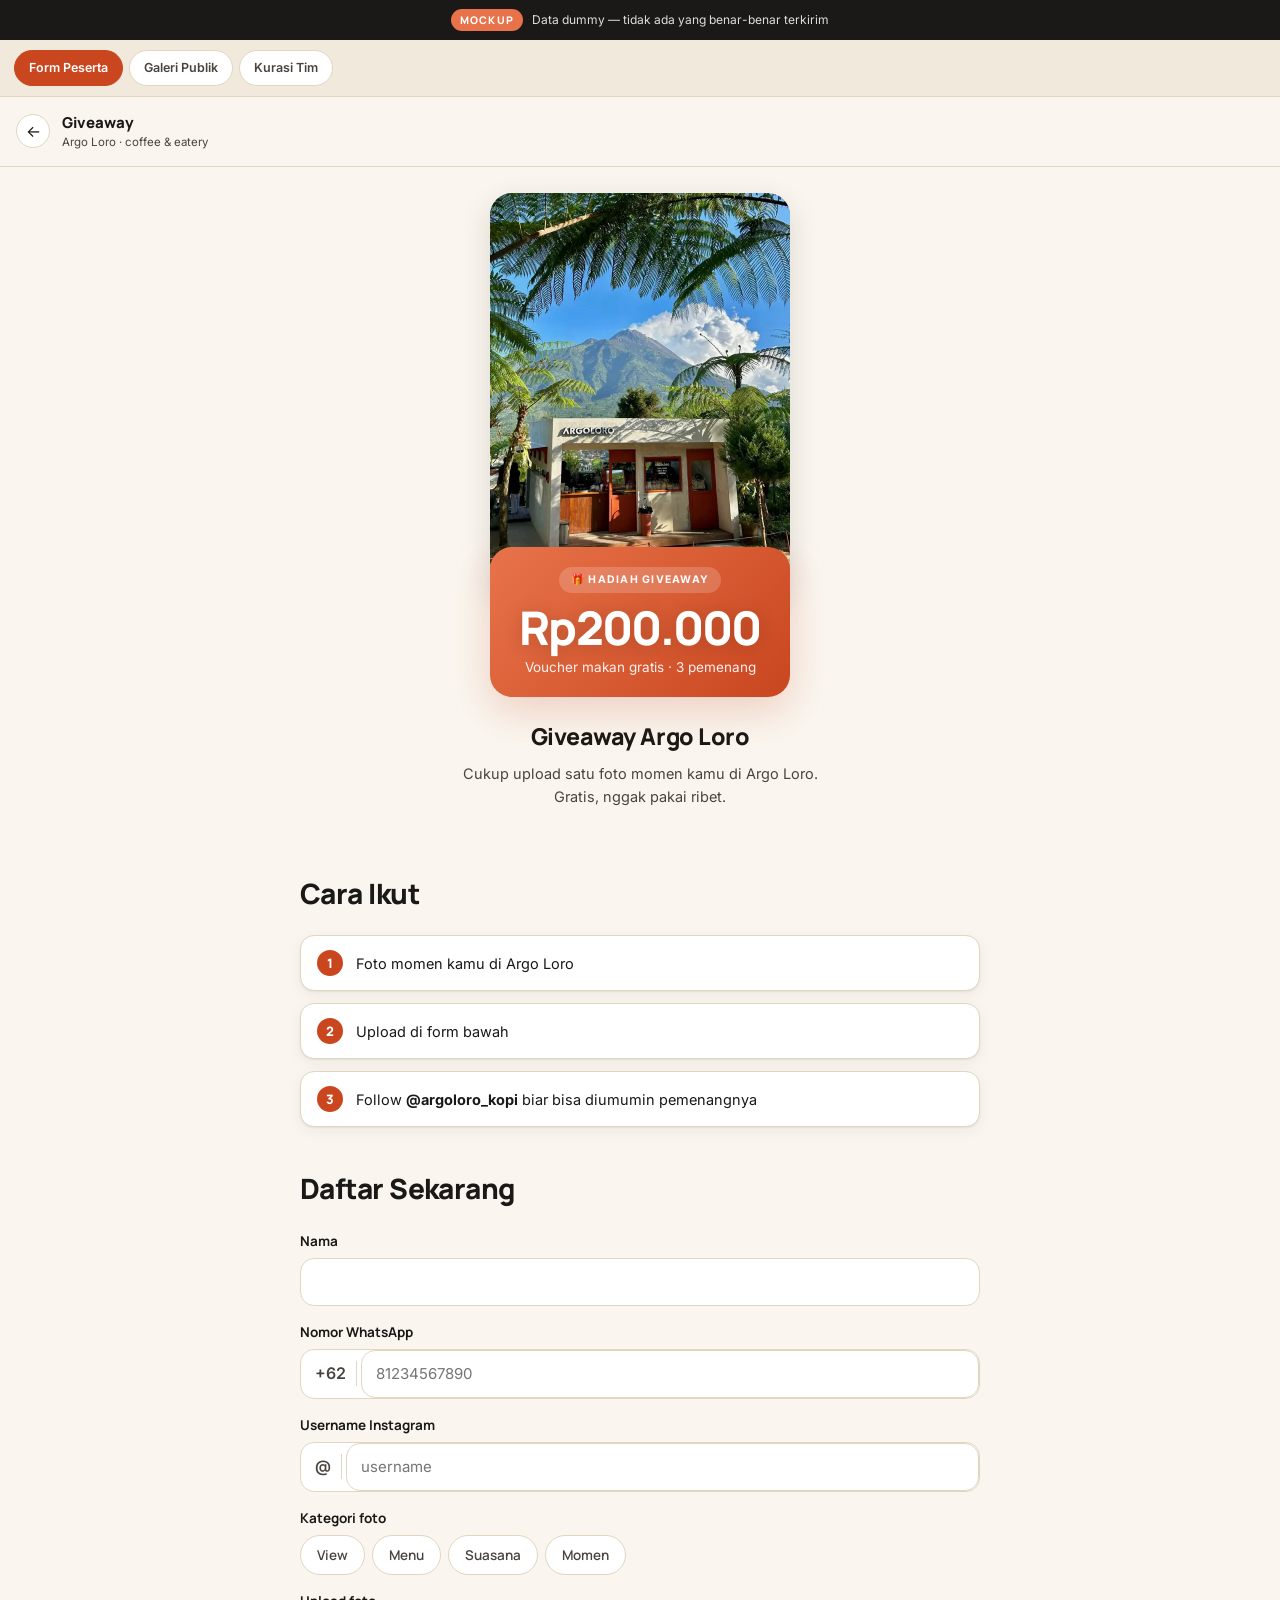
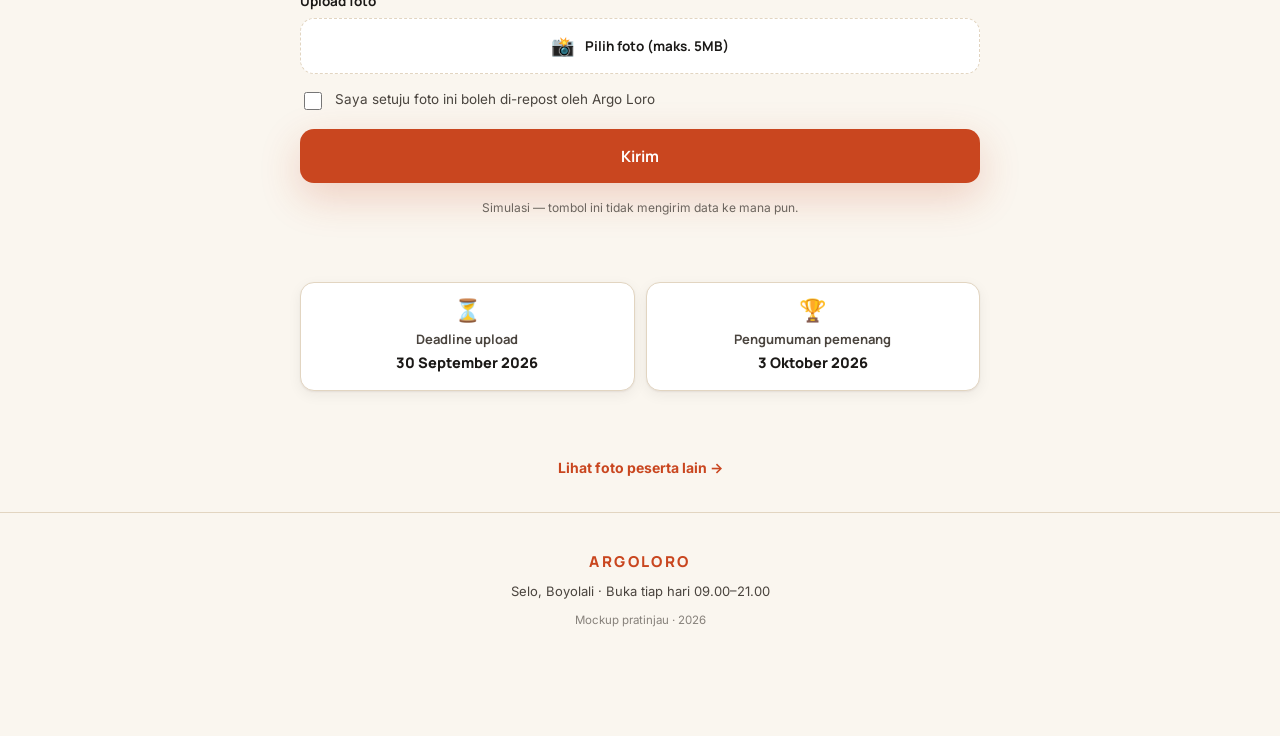
<file: preview/giveaway/index.html>
<!DOCTYPE html>
<html lang="id">
<head>
<meta charset="UTF-8">
<meta name="viewport" content="width=device-width, initial-scale=1.0">
<meta name="theme-color" content="#C9461F">
<!-- MOCKUP: jangan sampai terindeks Google. Halaman ini juga tidak
     ditautkan dari navigasi situs utama sama sekali. -->
<meta name="robots" content="noindex, nofollow">
<title>[Mockup] Form Giveaway — Argo Loro</title>

<link rel="preconnect" href="https://fonts.googleapis.com">
<link rel="preconnect" href="https://fonts.gstatic.com" crossorigin>
<link rel="stylesheet" media="print" onload="this.media='all';this.onload=null"
      href="https://fonts.googleapis.com/css2?family=Manrope:wght@700;800&family=Inter:wght@400;600;700&display=swap">
<noscript>
  <link rel="stylesheet" href="https://fonts.googleapis.com/css2?family=Manrope:wght@700;800&family=Inter:wght@400;600;700&display=swap">
</noscript>
<!-- Path absolut dari root: ketiga halaman mockup ada di kedalaman
     folder yang berbeda, jadi path relatif gampang salah. -->
<link rel="stylesheet" href="/style.css">
</head>
<body class="page-giveaway page-preview">

<!-- ===== Chrome khusus mockup (tidak ada di versi jadi) ===== -->
<div class="pvbanner">
  <span class="pvbanner-tag">Mockup</span>
  <span>Data dummy — tidak ada yang benar-benar terkirim</span>
</div>
<nav class="pvnav" aria-label="Navigasi mockup">
  <a href="/preview/giveaway/" class="is-active">Form Peserta</a>
  <a href="/preview/giveaway/galeri/">Galeri Publik</a>
  <a href="/preview/giveaway/kurasi/">Kurasi Tim</a>
</nav>

<div class="gwbar">
  <a class="gwbar-back" href="/preview/giveaway/galeri/" aria-label="Ke galeri">←</a>
  <div class="gwbar-title">
    <strong>Giveaway</strong>
    <small>Argo Loro · coffee &amp; eatery</small>
  </div>
</div>

<main>

  <!-- ===== HERO ===== -->
  <section class="gwhero" aria-label="Giveaway Argo Loro">
    <div class="gwhero-media">
      <img src="/preview/mock-photos/p01.webp"
           alt="Pemandangan Gunung Merapi dari Argo Loro"
           loading="eager" fetchpriority="high" decoding="async"
           width="600" height="800">
    </div>

    <div class="gwprize">
      <span class="gwprize-kicker">🎁 Hadiah giveaway</span>
      <p class="gwprize-amount" id="gwHadiahNominal">Rp200.000</p>
      <p class="gwprize-what" id="gwHadiahDetail">Voucher makan gratis · 3 pemenang</p>
    </div>

    <h1 class="gwhero-title" id="gwJudul">Giveaway Argo Loro</h1>
    <p class="gwhero-sub">Cukup upload satu foto momen kamu di Argo Loro. Gratis, nggak pakai ribet.</p>
    <p class="gwhero-urgency" id="gwUrgency" hidden></p>
  </section>

  <!-- ===== CARA IKUT ===== -->
  <section class="gwsteps" aria-label="Cara ikut">
    <h2 class="section-title">Cara Ikut</h2>
    <ol class="steps">
      <li class="step">
        <span class="step-num" aria-hidden="true">1</span>
        <p>Foto momen kamu di Argo Loro</p>
      </li>
      <li class="step">
        <span class="step-num" aria-hidden="true">2</span>
        <p>Upload di form bawah</p>
      </li>
      <li class="step">
        <span class="step-num" aria-hidden="true">3</span>
        <p>Follow <strong>@argoloro_kopi</strong> biar bisa diumumin pemenangnya</p>
      </li>
    </ol>
  </section>

  <!-- ===== FORM ===== -->
  <section class="gwform-section" id="daftar" aria-label="Form pendaftaran">
    <h2 class="section-title">Daftar Sekarang</h2>

    <form class="gwform" id="gwForm" novalidate>

      <div class="gwfield">
        <label for="gwNama">Nama</label>
        <input type="text" id="gwNama" name="nama" autocomplete="name" required>
      </div>

      <div class="gwfield">
        <label for="gwWa">Nomor WhatsApp</label>
        <!-- Kode negara dipatok +62 dan tidak bisa diedit, jadi peserta
             cukup mengetik nomornya saja. Ini menghilangkan sumber salah
             ketik paling sering: 0 di depan, spasi, atau +62 dobel. -->
        <div class="gwprefix-wrap">
          <span class="gwprefix" aria-hidden="true">+62</span>
          <input type="tel" id="gwWa" name="nomor_wa" placeholder="81234567890"
                 inputmode="numeric" autocomplete="tel-national" required>
        </div>
      </div>

      <div class="gwfield">
        <label for="gwIg">Username Instagram</label>
        <div class="gwprefix-wrap">
          <span class="gwprefix" aria-hidden="true">@</span>
          <input type="text" id="gwIg" name="instagram_username" placeholder="username" autocomplete="off" required>
        </div>
      </div>

      <div class="gwfield">
        <span class="gwfield-label">Kategori foto</span>
        <!-- Chip dirender JS dari MOCK_KATEGORI di data/mock-giveaway.js,
             jadi daftarnya selalu sama dengan filter di halaman kurasi. -->
        <div class="gwkat" id="gwKategori" role="radiogroup" aria-label="Kategori foto"></div>
      </div>

      <div class="gwfield">
        <label for="gwFoto">Upload foto</label>
        <div class="gwupload">
          <!-- Preview dibaca dari berkas lokal lewat URL.createObjectURL.
               Tidak ada request ke mana pun — fotonya tidak pernah
               meninggalkan HP yang membukanya. -->
          <input type="file" id="gwFoto" name="foto" accept="image/*" required>
          <label class="gwupload-btn" for="gwFoto" id="gwUploadBtn">
            <span class="gwupload-icon" aria-hidden="true">📸</span>
            <span>Pilih foto (maks. 5MB)</span>
          </label>
          <div class="gwpreview" id="gwPreview" hidden>
            <img id="gwPreviewImg" alt="Pratinjau foto yang dipilih">
            <button type="button" class="gwpreview-remove" id="gwPreviewRemove" aria-label="Hapus foto">×</button>
          </div>
        </div>
      </div>

      <label class="gwconsent">
        <input type="checkbox" id="gwConsent" name="consent_repost" required>
        <span>Saya setuju foto ini boleh di-repost oleh Argo Loro</span>
      </label>

      <p class="gwerror" id="gwError" role="alert" hidden></p>

      <button class="gwsubmit" type="submit" id="gwSubmit">Kirim</button>
      <p class="pvnote">Simulasi — tombol ini tidak mengirim data ke mana pun.</p>
    </form>

    <div class="gwsuccess" id="gwSuccess" hidden>
      <span class="gwsuccess-icon" aria-hidden="true">🎉</span>
      <h3>Makasih udah ikutan!</h3>
      <p>Fotomu sedang kami cek dulu sebelum tampil di galeri. Follow Instagram kami biar nggak ketinggalan pengumuman pemenang.</p>
      <a class="action action-primary" id="gwShareWa" href="#" target="_blank" rel="noopener">
        <span class="action-icon" aria-hidden="true">💬</span>
        <span class="action-copy">
          <strong>Ajak Teman lewat WhatsApp</strong>
          <small>Share ke grup atau teman</small>
        </span>
      </a>
      <a class="action action-ghost" href="https://www.instagram.com/argoloro_kopi/" target="_blank" rel="noopener">
        <span class="action-icon" aria-hidden="true">📷</span>
        <span class="action-copy">
          <strong>Follow @argoloro_kopi</strong>
          <small>Biar nggak ketinggalan pengumuman</small>
        </span>
      </a>
      <button class="pvreset" type="button" id="gwReset">↺ Ulangi demo dari awal</button>
    </div>
  </section>

  <!-- ===== DEADLINE ===== -->
  <section class="gwdeadline" aria-label="Deadline dan pengumuman">
    <div class="gwdeadline-grid">
      <div class="gwdeadline-item">
        <span class="tile-icon" aria-hidden="true">⏳</span>
        <h3>Deadline upload</h3>
        <p id="gwDeadlineTanggal">Memuat…</p>
      </div>
      <div class="gwdeadline-item">
        <span class="tile-icon" aria-hidden="true">🏆</span>
        <h3>Pengumuman pemenang</h3>
        <p id="gwPengumumanTanggal">Memuat…</p>
      </div>
    </div>
  </section>

  <!-- ===== LINK GALERI ===== -->
  <section class="gwgaleri-link" aria-label="Galeri peserta">
    <a class="textlink" href="/preview/giveaway/galeri/">Lihat foto peserta lain →</a>
  </section>

</main>

<footer class="site-footer">
  <p class="footer-mark">ARGOLORO</p>
  <p>Selo, Boyolali · Buka tiap hari 09.00–21.00</p>
  <p class="footer-fine">Mockup pratinjau · <span id="year"></span></p>
</footer>

<script src="/data/mock-giveaway.js" defer></script>
<script src="/preview/preview-form.js" defer></script>
</body>
</html>
</file>
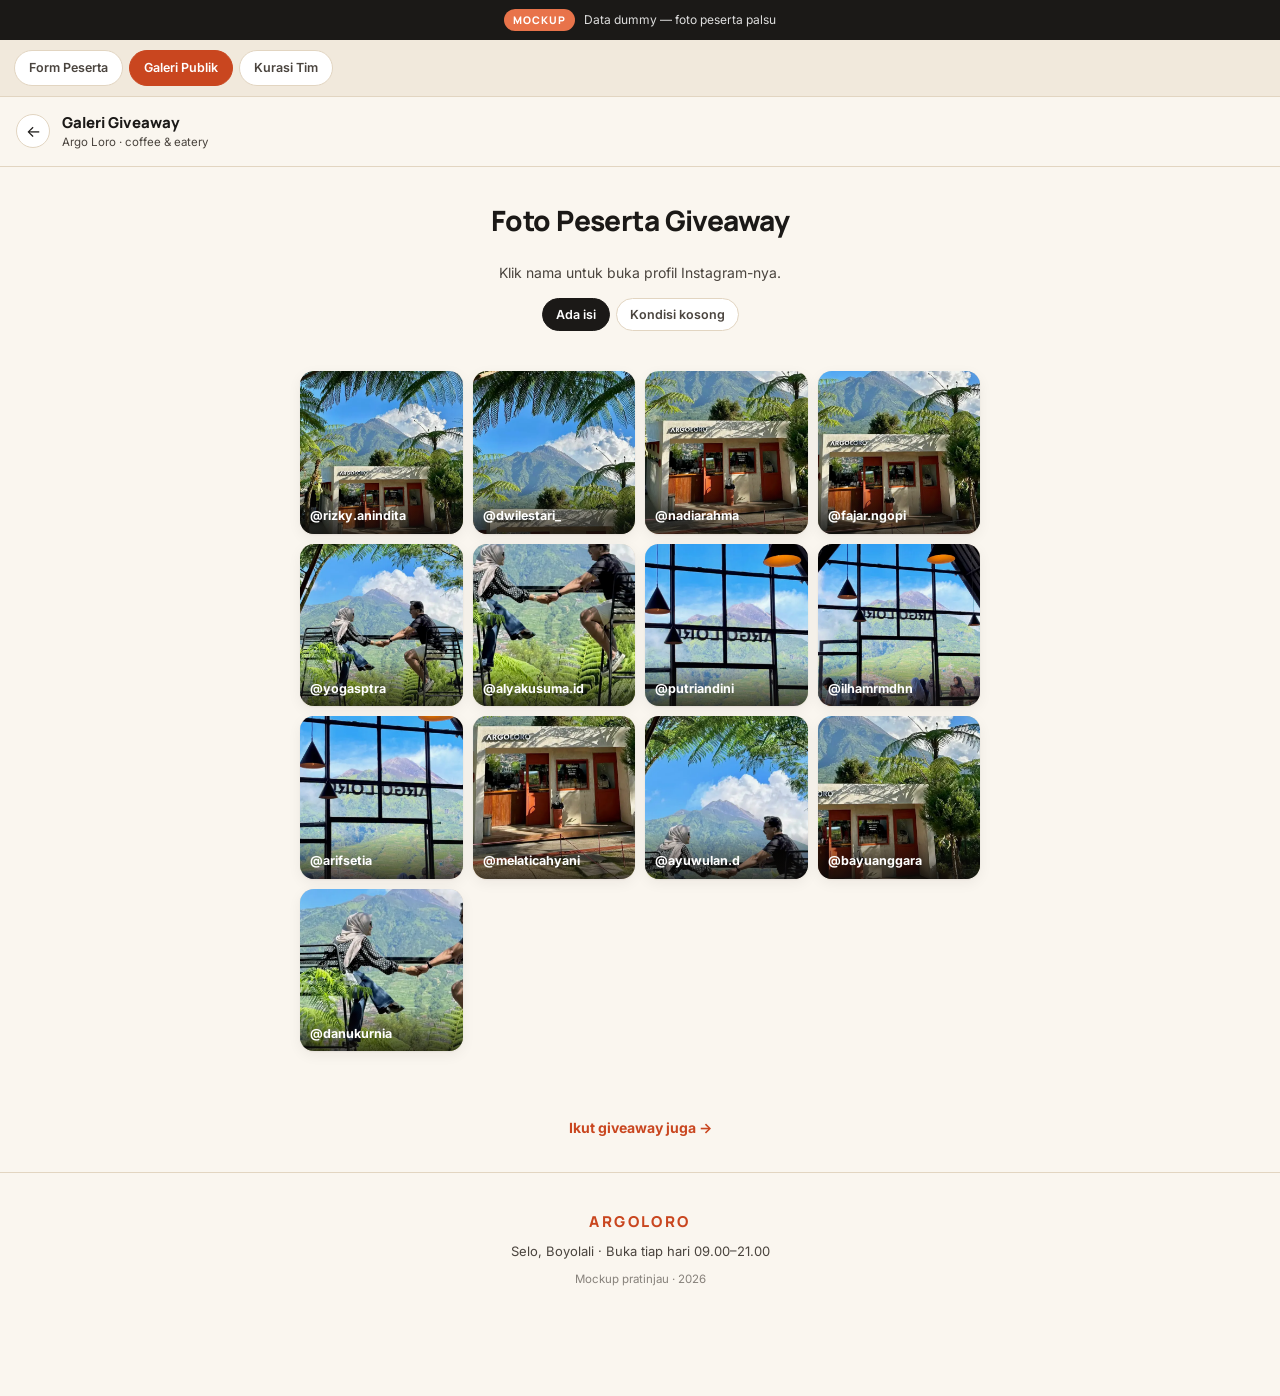
<file: preview/giveaway/galeri/index.html>
<!DOCTYPE html>
<html lang="id">
<head>
<meta charset="UTF-8">
<meta name="viewport" content="width=device-width, initial-scale=1.0">
<meta name="theme-color" content="#C9461F">
<meta name="robots" content="noindex, nofollow">
<title>[Mockup] Galeri Giveaway — Argo Loro</title>

<link rel="preconnect" href="https://fonts.googleapis.com">
<link rel="preconnect" href="https://fonts.gstatic.com" crossorigin>
<link rel="stylesheet" media="print" onload="this.media='all';this.onload=null"
      href="https://fonts.googleapis.com/css2?family=Manrope:wght@700;800&family=Inter:wght@400;600;700&display=swap">
<noscript>
  <link rel="stylesheet" href="https://fonts.googleapis.com/css2?family=Manrope:wght@700;800&family=Inter:wght@400;600;700&display=swap">
</noscript>
<link rel="stylesheet" href="/style.css">
</head>
<body class="page-giveaway page-preview">

<div class="pvbanner">
  <span class="pvbanner-tag">Mockup</span>
  <span>Data dummy — foto peserta palsu</span>
</div>
<nav class="pvnav" aria-label="Navigasi mockup">
  <a href="/preview/giveaway/">Form Peserta</a>
  <a href="/preview/giveaway/galeri/" class="is-active">Galeri Publik</a>
  <a href="/preview/giveaway/kurasi/">Kurasi Tim</a>
</nav>

<div class="gwbar">
  <a class="gwbar-back" href="/preview/giveaway/" aria-label="Kembali ke halaman giveaway">←</a>
  <div class="gwbar-title">
    <strong>Galeri Giveaway</strong>
    <small>Argo Loro · coffee &amp; eatery</small>
  </div>
</div>

<main>
  <section class="gwgallery-head">
    <h1 class="section-title">Foto Peserta Giveaway</h1>
    <p class="gwgallery-sub">Klik nama untuk buka profil Instagram-nya.</p>

    <!-- Khusus mockup: tombol untuk memperagakan kondisi galeri masih
         kosong (sebelum ada foto yang di-approve). -->
    <div class="pvtoggle">
      <a href="/preview/giveaway/galeri/" id="pvToggleIsi">Ada isi</a>
      <a href="/preview/giveaway/galeri/?kosong=1" id="pvToggleKosong">Kondisi kosong</a>
    </div>
  </section>

  <section class="gwgallery-section" aria-label="Galeri foto peserta">
    <div class="gwgrid" id="gwGrid"></div>

    <p class="gwgallery-empty" id="gwGalleryEmpty" hidden>
      Belum ada foto yang tampil di sini.<br>
      <small>Foto peserta muncul setelah dicek tim kami — cek lagi nanti ya.</small>
    </p>
  </section>

  <section class="gwgaleri-link" aria-label="Ikut giveaway">
    <a class="textlink" href="/preview/giveaway/">Ikut giveaway juga →</a>
  </section>
</main>

<footer class="site-footer">
  <p class="footer-mark">ARGOLORO</p>
  <p>Selo, Boyolali · Buka tiap hari 09.00–21.00</p>
  <p class="footer-fine">Mockup pratinjau · <span id="year"></span></p>
</footer>

<script src="/data/mock-giveaway.js" defer></script>
<script src="/preview/preview-galeri.js" defer></script>
</body>
</html>
</file>
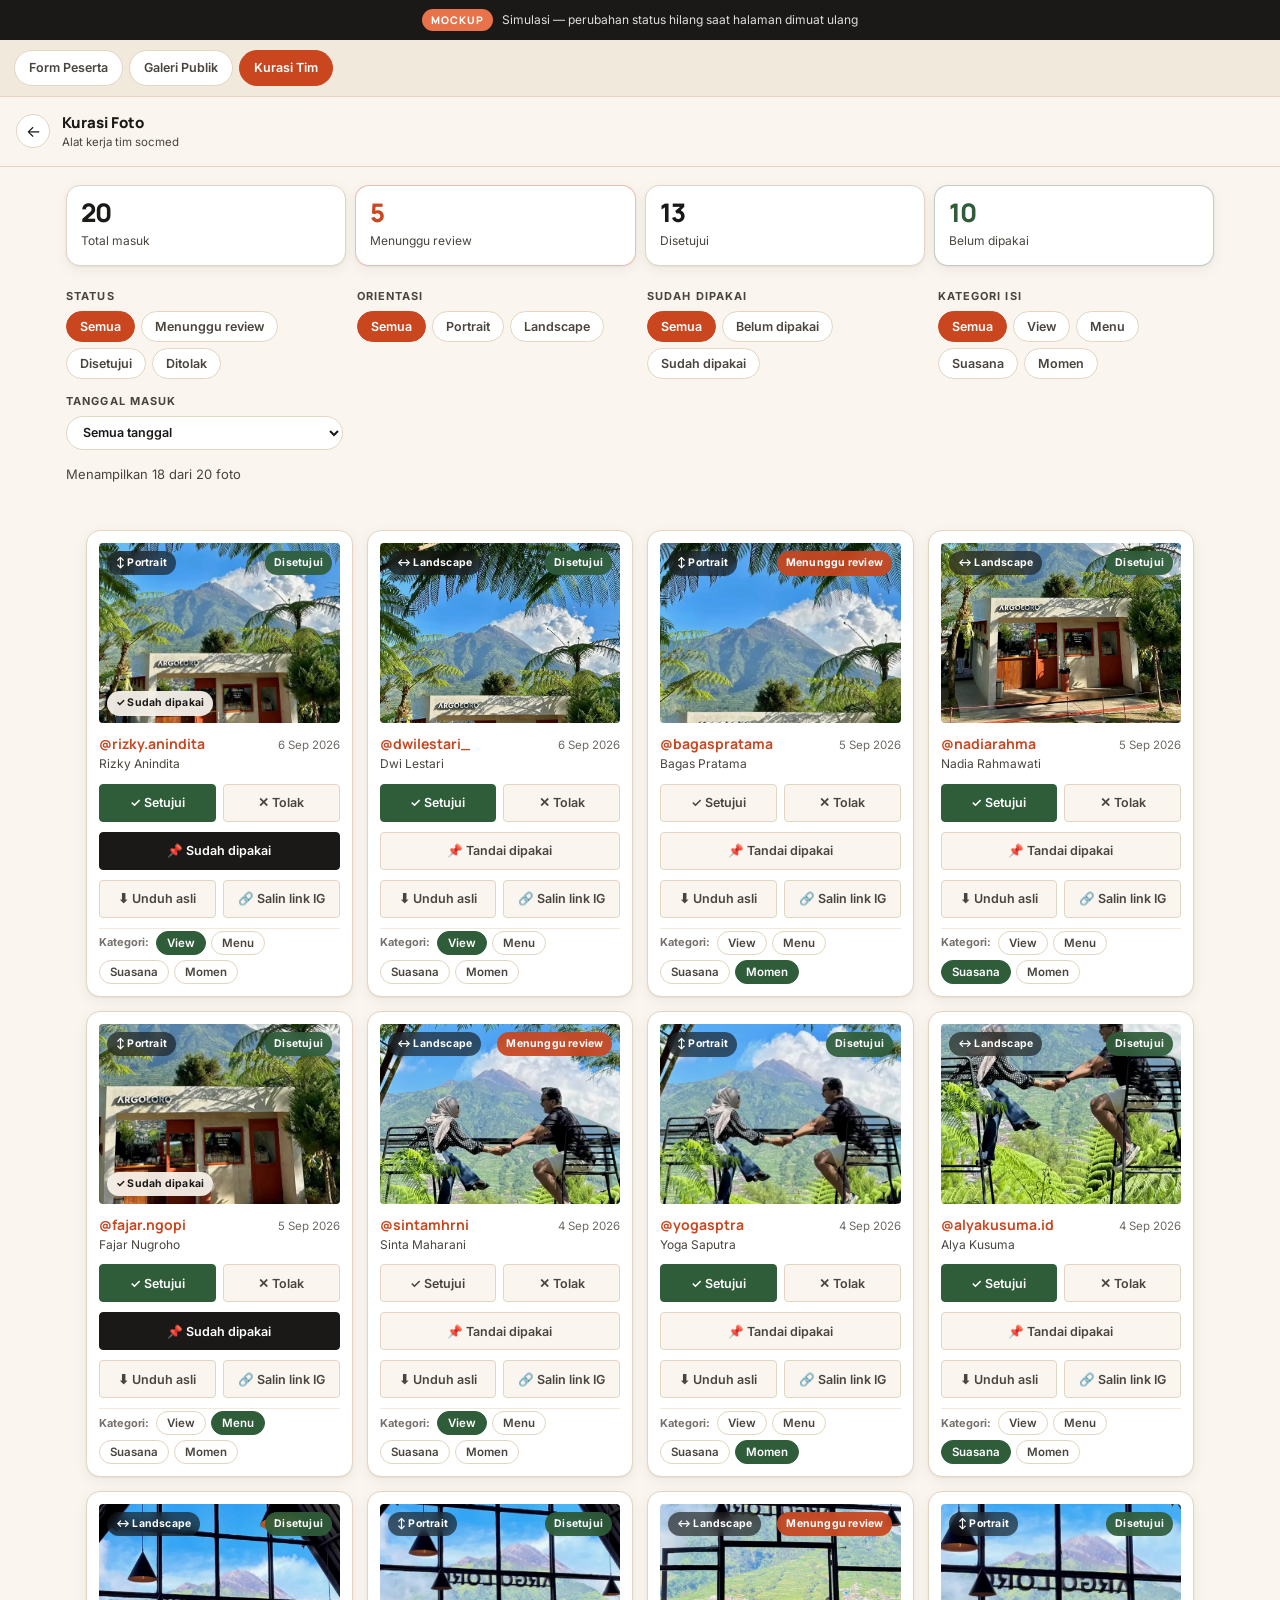
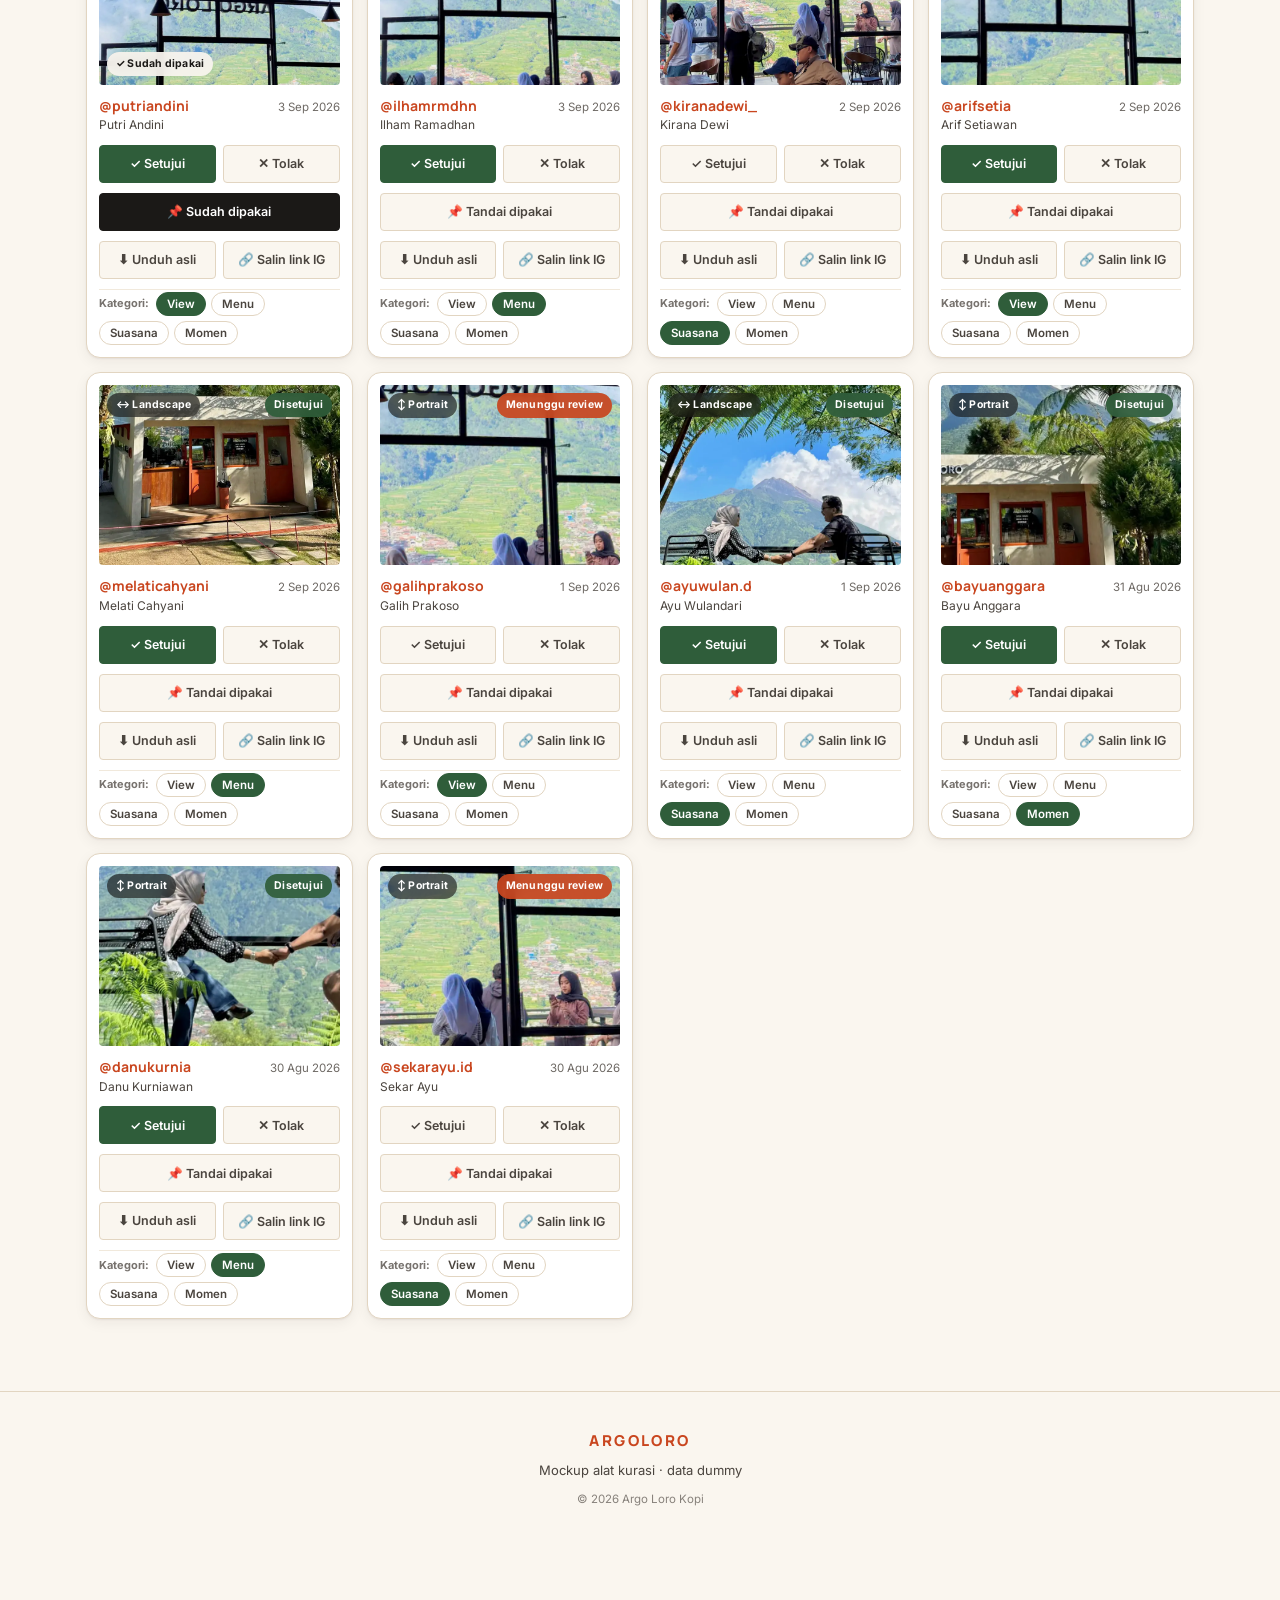
<file: preview/giveaway/kurasi/index.html>
<!DOCTYPE html>
<html lang="id">
<head>
<meta charset="UTF-8">
<meta name="viewport" content="width=device-width, initial-scale=1.0">
<meta name="theme-color" content="#C9461F">
<meta name="robots" content="noindex, nofollow">
<title>[Mockup] Kurasi Foto — Argo Loro</title>

<link rel="preconnect" href="https://fonts.googleapis.com">
<link rel="preconnect" href="https://fonts.gstatic.com" crossorigin>
<link rel="stylesheet" media="print" onload="this.media='all';this.onload=null"
      href="https://fonts.googleapis.com/css2?family=Manrope:wght@700;800&family=Inter:wght@400;600;700&display=swap">
<noscript>
  <link rel="stylesheet" href="https://fonts.googleapis.com/css2?family=Manrope:wght@700;800&family=Inter:wght@400;600;700&display=swap">
</noscript>
<link rel="stylesheet" href="/style.css">
</head>
<body class="page-giveaway page-preview page-kurasi">

<div class="pvbanner">
  <span class="pvbanner-tag">Mockup</span>
  <span>Simulasi — perubahan status hilang saat halaman dimuat ulang</span>
</div>
<nav class="pvnav" aria-label="Navigasi mockup">
  <a href="/preview/giveaway/">Form Peserta</a>
  <a href="/preview/giveaway/galeri/">Galeri Publik</a>
  <a href="/preview/giveaway/kurasi/" class="is-active">Kurasi Tim</a>
</nav>

<div class="gwbar">
  <a class="gwbar-back" href="/preview/giveaway/galeri/" aria-label="Ke galeri">←</a>
  <div class="gwbar-title">
    <strong>Kurasi Foto</strong>
    <small>Alat kerja tim socmed</small>
  </div>
</div>

<main class="kmain">

  <!-- ===== Hitungan ===== -->
  <section class="kstats" aria-label="Ringkasan">
    <div class="kstat">
      <strong id="statTotal">0</strong>
      <span>Total masuk</span>
    </div>
    <div class="kstat kstat-warn">
      <strong id="statPending">0</strong>
      <span>Menunggu review</span>
    </div>
    <div class="kstat">
      <strong id="statApproved">0</strong>
      <span>Disetujui</span>
    </div>
    <div class="kstat kstat-ok">
      <strong id="statStok">0</strong>
      <span>Belum dipakai</span>
    </div>
  </section>

  <!-- ===== Filter ===== -->
  <section class="kfilters" aria-label="Filter foto">
    <div class="kfilter-group" data-filter="status">
      <span class="kfilter-label">Status</span>
      <div class="kchips">
        <button class="kchip is-active" type="button" data-value="semua">Semua</button>
        <button class="kchip" type="button" data-value="pending">Menunggu review</button>
        <button class="kchip" type="button" data-value="approved">Disetujui</button>
        <button class="kchip" type="button" data-value="rejected">Ditolak</button>
      </div>
    </div>

    <div class="kfilter-group" data-filter="orientasi">
      <span class="kfilter-label">Orientasi</span>
      <div class="kchips">
        <button class="kchip is-active" type="button" data-value="semua">Semua</button>
        <button class="kchip" type="button" data-value="portrait">Portrait</button>
        <button class="kchip" type="button" data-value="landscape">Landscape</button>
      </div>
    </div>

    <div class="kfilter-group" data-filter="dipakai">
      <span class="kfilter-label">Sudah dipakai</span>
      <div class="kchips">
        <button class="kchip is-active" type="button" data-value="semua">Semua</button>
        <button class="kchip" type="button" data-value="belum">Belum dipakai</button>
        <button class="kchip" type="button" data-value="sudah">Sudah dipakai</button>
      </div>
    </div>

    <!-- Chip kategori dirender JS dari MOCK_KATEGORI supaya nambah
         kategori cukup di data/mock-giveaway.js saja. -->
    <div class="kfilter-group" data-filter="kategori">
      <span class="kfilter-label">Kategori isi</span>
      <div class="kchips" id="kchipsKategori"></div>
    </div>

    <!-- Tanggal sengaja dropdown, bukan chip: tanggalnya bisa banyak dan
         daftar chip jadi kepanjangan. Isinya diambil dari tanggal yang
         benar-benar ada di data, ditulis format Indonesia. -->
    <div class="kfilter-group kfilter-tanggal">
      <label class="kfilter-label" for="kTanggal">Tanggal masuk</label>
      <select class="kselect" id="kTanggal"></select>
    </div>
  </section>

  <p class="khasil" id="kHasil"></p>

  <section class="kgrid" id="kGrid" aria-label="Daftar foto"></section>

  <p class="kempty" id="kEmpty" hidden>
    Tidak ada foto yang cocok dengan filter ini.<br>
    <small>Coba longgarkan salah satu filter di atas.</small>
  </p>

</main>

<!-- Pemberitahuan kecil setelah aksi (salin kredit, ubah status, dll) -->
<div class="ktoast" id="kToast" hidden></div>

<footer class="site-footer">
  <p class="footer-mark">ARGOLORO</p>
  <p>Mockup alat kurasi · data dummy</p>
  <p class="footer-fine">&copy; <span id="year"></span> Argo Loro Kopi</p>
</footer>

<script src="/data/mock-giveaway.js" defer></script>
<script src="/preview/preview-kurasi.js" defer></script>
</body>
</html>
</file>
<file: style.css>
/* ===== Tokens =====
   Palet diambil dari foto asli: pintu terakota, dinding krem,
   pakis hijau, langit biru Selo. */
:root {
  --terracotta: #C9461F;
  --terracotta-deep: #9E3415;
  --ember: #E8734A;
  --cream: #FAF6EF;
  --cream-2: #F1E9DC;
  --sand: #E2D5C1;
  --ink: #1B1917;
  --ink-soft: #4A443E;
  --fern: #2F5D3A;
  --night: #100E0C;

  /* Skala radius diperpanjang ke bawah, bukan diganti. --radius-xs
     dipakai kartu agenda supaya terbaca lebih tegas dari kartu lain
     tanpa melompat ke sudut 0 yang tidak ada di mana pun di halaman. */
  --radius-xs: 4px;
  --radius: 14px;
  --radius-lg: 22px;
  --shadow-sm: 0 1px 2px rgba(27,25,23,0.06), 0 4px 14px rgba(27,25,23,0.06);
  --shadow-md: 0 10px 30px rgba(27,25,23,0.14);
  --shadow-lift: 0 14px 40px rgba(201,70,31,0.22);

  --font-display: 'Manrope', -apple-system, BlinkMacSystemFont, sans-serif;
  --font-body: 'Inter', -apple-system, BlinkMacSystemFont, "Segoe UI", Roboto, Helvetica, Arial, sans-serif;
}

* { box-sizing: border-box; }

html { scroll-behavior: smooth; }

body {
  margin: 0;
  font-family: var(--font-body);
  color: var(--ink);
  background: var(--cream);
  font-size: 16px;
  line-height: 1.55;
  -webkit-font-smoothing: antialiased;
}

img { max-width: 100%; display: block; }
a { color: inherit; }
h1, h2, h3 { margin: 0; font-family: var(--font-display); }

section {
  padding: 32px 20px;
  max-width: 720px;
  margin: 0 auto;
}

.section-title {
  font-size: clamp(1.35rem, 5.5vw, 1.75rem);
  font-weight: 800;
  letter-spacing: -0.02em;
  color: var(--ink);
  margin-bottom: 20px;
}

/* ===== Hero ===== */
@keyframes kenburns {
  0%   { transform: scale(1) translate3d(0,0,0); }
  100% { transform: scale(1.14) translate3d(0,-1.5%,0); }
}

@keyframes fadeUp {
  from { opacity: 0; transform: translateY(24px); }
  to   { opacity: 1; transform: translateY(0); }
}

@keyframes pulseDot {
  0%, 100% { box-shadow: 0 0 0 0 rgba(47,93,58,0.45); }
  70%      { box-shadow: 0 0 0 7px rgba(47,93,58,0); }
}

.hero {
  position: relative;
  width: 100%;
  /* Tinggi: foto ini adalah hook utamanya, jadi diberi ruang.
     Tetap di bawah 100vh supaya aksi berikutnya tetap terasa dekat. */
  height: 82vh;
  min-height: 520px;
  max-height: 760px;
  overflow: hidden;
  background: var(--night);
}

.hero-media {
  position: absolute;
  inset: 0;
  animation: kenburns 30s ease-in-out infinite alternate;
  /* Warna disampel langsung dari hero-1.jpg (6 pita horizontal).
     Muncul seketika sebagai bayangan kasar foto, jadi tidak pernah
     ada kotak hitam saat koneksi lambat. Biayanya nol byte —
     tidak perlu base64 placeholder. */
  background: linear-gradient(180deg,
    #364A3E 0%, #5384AA 20%, #7E9CA5 40%,
    #6F7259 60%, #533E2F 80%, #8D7457 100%);
}

/* <picture> defaultnya inline dan tingginya auto, jadi height:100%
   pada <img> di dalamnya kehilangan acuan. Dijadikan block seukuran
   penuh supaya rantai tingginya tersambung lagi. */
.hero-media picture { display: block; width: 100%; height: 100%; }

.hero-media img {
  width: 100%;
  height: 100%;
  object-fit: cover;
  /* 46% menjaga tiga elemen tetap masuk frame:
     kanopi pakis, puncak Merapi, dan papan ARGOLORO. */
  object-position: center 46%;
}

.hero-scrim {
  position: absolute;
  inset: 0;
  z-index: 1;
  /* Dua lapis: gradien lembut + blok gelap di bawah supaya judul
     tetap terbaca walau fotonya ramai (bangunan, pagar, orang). */
  /* Ringan di area gunung, pekat di bawah. Bagian bawah foto berisi
     pintu, pagar dan paving yang ramai — teks butuh alas sendiri. */
  background:
    linear-gradient(180deg,
      rgba(16,14,12,0.46) 0%,
      rgba(16,14,12,0.00) 22%,
      rgba(16,14,12,0.10) 48%,
      rgba(16,14,12,0.62) 72%,
      rgba(16,14,12,0.93) 100%);
  pointer-events: none;
}

.hero-content {
  position: relative;
  z-index: 2;
  height: 100%;
  display: flex;
  flex-direction: column;
  justify-content: flex-end;
  padding: 0 22px 46px;
}

.hero-eyebrow {
  margin: 0 0 10px;
  font-weight: 600;
  font-size: 11px;
  letter-spacing: 0.13em;
  text-transform: uppercase;
  color: var(--ember);
  /* Rasio crop berbeda tiap layar, jadi eyebrow bisa jatuh di atas
     dinding terang. Bayangan menjaga kontras di semua kasus. */
  text-shadow: 0 1px 10px rgba(16,14,12,0.85), 0 0 3px rgba(16,14,12,0.6);
  animation: fadeUp 0.7s ease-out 0.05s both;
}

.hero-headline {
  margin: 0;
  font-weight: 800;
  font-size: clamp(28px, 8.4vw, 44px);
  line-height: 1.04;
  letter-spacing: -0.035em;
  max-width: 15ch;
  color: #fff;
  text-shadow: 0 2px 30px rgba(0,0,0,0.4);
  animation: fadeUp 0.8s ease-out 0.16s both;
}

.hero-subline {
  margin: 12px 0 0;
  font-size: 14px;
  font-style: italic;
  letter-spacing: 0.01em;
  color: rgba(255,255,255,0.82);
  animation: fadeUp 0.8s ease-out 0.28s both;
}

/* Petunjuk gulir — halus, hanya isyarat bahwa masih ada isi di bawah */
@keyframes cueBob {
  0%, 100% { transform: translateY(0); opacity: 0.55; }
  50%      { transform: translateY(5px); opacity: 1; }
}

.hero-scrollcue {
  position: absolute;
  z-index: 3;
  right: 20px;
  bottom: 22px;
  width: 34px;
  height: 34px;
  display: flex;
  align-items: center;
  justify-content: center;
  border-radius: 50%;
  border: 1px solid rgba(255,255,255,0.35);
  background: rgba(16,14,12,0.3);
  backdrop-filter: blur(6px);
  -webkit-backdrop-filter: blur(6px);
  color: #fff;
  font-size: 15px;
  text-decoration: none;
  animation: cueBob 2.4s ease-in-out infinite;
}

/* ===== Identitas ===== */
.identity {
  position: relative;
  padding: 26px 20px 8px;
  text-align: center;
  z-index: 4;
}

.brandname {
  font-size: 1.35rem;
  font-weight: 800;
  letter-spacing: 0.14em;
  color: var(--ink);
}

.brandtag {
  margin: 5px 0 0;
  font-size: 13.5px;
  color: var(--ink-soft);
}

/* Status buka/tutup */
.status {
  display: inline-flex;
  align-items: center;
  gap: 8px;
  margin-top: 14px;
  padding: 7px 15px 7px 13px;
  border-radius: 999px;
  background: rgba(47,93,58,0.09);
  color: var(--fern);
  font-size: 13.5px;
  font-weight: 600;
}

.status-dot {
  width: 8px;
  height: 8px;
  border-radius: 50%;
  background: var(--fern);
  animation: pulseDot 2.2s ease-out infinite;
}

.status.is-closed {
  background: rgba(201,70,31,0.09);
  color: var(--terracotta-deep);
}

.status.is-closed .status-dot {
  background: var(--terracotta);
  animation: none;
}

/* Versi melayang di atas foto hero: kaca gelap, teks putih.
   Warna dibawa oleh titiknya saja supaya tidak melawan foto. */
.status-hero {
  position: absolute;
  z-index: 3;
  top: 18px;
  left: 20px;
  margin-top: 0;
  background: rgba(16,14,12,0.42);
  backdrop-filter: blur(10px);
  -webkit-backdrop-filter: blur(10px);
  border: 1px solid rgba(255,255,255,0.18);
  color: #fff;
  box-shadow: 0 4px 16px rgba(0,0,0,0.25);
}

@keyframes pulseDotLight {
  0%, 100% { box-shadow: 0 0 0 0 rgba(95,211,126,0.55); }
  70%      { box-shadow: 0 0 0 7px rgba(95,211,126,0); }
}

.status-hero .status-dot {
  background: #5FD37E;
  animation: pulseDotLight 2.2s ease-out infinite;
}

.status-hero.is-closed {
  background: rgba(16,14,12,0.42);
  color: #fff;
}

.status-hero.is-closed .status-dot { background: var(--ember); }

/* Social proof */
.proof {
  display: flex;
  align-items: center;
  justify-content: center;
  gap: 18px;
  margin-top: 18px;
}

.proof-item {
  display: flex;
  flex-direction: column;
  gap: 1px;
  text-decoration: none;
  font-size: 12.5px;
  color: var(--ink-soft);
}

.proof-item strong {
  font-family: var(--font-display);
  font-size: 13.5px;
  color: var(--ink);
}

.proof-sep {
  width: 1px;
  height: 26px;
  background: var(--sand);
}

/* ===== Aksi ===== */
.actions { padding-top: 26px; padding-bottom: 12px; }

.action {
  display: flex;
  align-items: center;
  gap: 13px;
  width: 100%;
  min-height: 60px;
  padding: 13px 16px;
  border-radius: var(--radius);
  border: 1.5px solid transparent;
  font-family: var(--font-body);
  font-size: 1rem;
  text-align: left;
  text-decoration: none;
  cursor: pointer;
  transition: transform 180ms ease, box-shadow 180ms ease,
              background-color 180ms ease, border-color 180ms ease;
  -webkit-tap-highlight-color: transparent;
}

.action-icon { font-size: 21px; line-height: 1; flex-shrink: 0; }

.action-copy { display: flex; flex-direction: column; min-width: 0; }

.action-copy strong {
  font-family: var(--font-display);
  font-weight: 700;
  font-size: 15.5px;
  letter-spacing: -0.01em;
}

.action-copy small {
  font-size: 12.5px;
  opacity: 0.72;
  line-height: 1.35;
}

.action-arrow { margin-left: auto; font-size: 17px; opacity: 0.65; flex-shrink: 0; }

.action-primary {
  background: var(--terracotta);
  color: #fff;
  box-shadow: var(--shadow-lift);
}

.action-ghost {
  background: #fff;
  color: var(--ink);
  border-color: var(--sand);
  box-shadow: var(--shadow-sm);
}

/* CTA giveaway: gradasi ember->terracotta supaya beda dari Reservasi
   (terracotta polos) tapi tetap dari palet yang sama, plus badge kecil
   berdenyut di pojok sebagai "hook" mata tanpa perlu warna baru. */
.action-giveaway {
  margin-top: 11px;
  background: linear-gradient(135deg, var(--ember), var(--terracotta));
  color: #fff;
  box-shadow: var(--shadow-lift);
  position: relative;
}

.action-giveaway-badge {
  position: absolute;
  top: -5px;
  right: -5px;
  width: 15px;
  height: 15px;
  border-radius: 50%;
  background: var(--fern);
  border: 2px solid var(--cream);
  animation: pulseDot 2.2s ease-out infinite;
}

@media (hover: hover) and (pointer: fine) {
  .action-giveaway:hover { background: linear-gradient(135deg, var(--ember), var(--terracotta-deep)); }
}

.action-pair {
  display: grid;
  grid-template-columns: repeat(3, 1fr);
  gap: 9px;
  margin-top: 11px;
}

.action-pair .action {
  flex-direction: column;
  align-items: flex-start;
  gap: 7px;
  min-height: 96px;
  padding: 13px 12px;
  justify-content: center;
}

/* Kolomnya sempit (±115px di ponsel), jadi tipografinya dikecilkan
   supaya label tidak pecah jadi tiga baris. */
.action-pair .action-copy strong { font-size: 13.5px; line-height: 1.25; }
.action-pair .action-copy small { font-size: 11px; }
.action-pair .action-icon { font-size: 19px; }

.action:active { transform: scale(0.985); }

@media (hover: hover) and (pointer: fine) {
  .action-primary:hover { background: var(--terracotta-deep); }
  .action-ghost:hover { border-color: var(--terracotta); background: #fff; }
  .action:hover { transform: translateY(-2px); box-shadow: var(--shadow-md); }
}

/* ===== Sticky CTA ===== */
.sticky-cta {
  position: fixed;
  bottom: 14px;
  left: 14px;
  right: 14px;
  z-index: 90;
  display: flex;
  align-items: center;
  justify-content: center;
  gap: 9px;
  min-height: 52px;
  background: var(--terracotta);
  color: #fff;
  font-family: var(--font-display);
  font-weight: 700;
  font-size: 15px;
  text-decoration: none;
  border-radius: 999px;
  box-shadow: var(--shadow-lift);
  opacity: 0;
  transform: translateY(90px);
  pointer-events: none;
  transition: opacity 260ms ease, transform 260ms ease;
}

.sticky-cta.is-visible {
  opacity: 1;
  transform: translateY(0);
  pointer-events: auto;
}

@media (min-width: 640px) {
  .sticky-cta { left: auto; right: 24px; width: auto; padding: 0 26px; }
}

/* ===== Bento ===== */
.bento-grid {
  display: grid;
  grid-template-columns: repeat(2, 1fr);
  gap: 11px;
}

.tile {
  position: relative;
  border-radius: var(--radius);
  overflow: hidden;
  background: #fff;
  border: 1px solid var(--sand);
  box-shadow: var(--shadow-sm);
}

/* Kartu statistik kecil */
.tile-stat {
  padding: 18px 16px;
  display: flex;
  flex-direction: column;
  gap: 5px;
}

.tile-icon { font-size: 22px; line-height: 1; margin-bottom: 3px; }

.tile-stat h3 {
  font-size: 1.02rem;
  font-weight: 800;
  letter-spacing: -0.02em;
  color: var(--ink);
}

.tile-stat p {
  margin: 0;
  font-size: 12.5px;
  line-height: 1.45;
  color: var(--ink-soft);
}

/* Kartu foto */
.tile-photo { border: none; background: var(--night); }

.tile-photo img {
  position: absolute;
  inset: 0;
  width: 100%;
  height: 100%;
  object-fit: cover;
}

.tile-photo::after {
  content: "";
  position: absolute;
  inset: 0;
  background: linear-gradient(180deg, rgba(16,14,12,0) 30%, rgba(16,14,12,0.88) 100%);
}

.tile-photo-body {
  position: relative;
  z-index: 2;
  height: 100%;
  display: flex;
  flex-direction: column;
  justify-content: flex-end;
  padding: 16px 15px;
  color: #fff;
}

.tile-kicker {
  align-self: flex-start;
  margin-bottom: 8px;
  padding: 3px 9px;
  border-radius: 999px;
  background: var(--terracotta);
  font-size: 10px;
  font-weight: 700;
  letter-spacing: 0.11em;
  text-transform: uppercase;
}

.tile-photo-body h3 {
  font-size: 1.15rem;
  font-weight: 800;
  line-height: 1.12;
  letter-spacing: -0.02em;
}

.tile-photo-body p {
  margin: 7px 0 0;
  font-size: 12.5px;
  line-height: 1.45;
  color: rgba(255,255,255,0.8);
}

/* Asimetri: ini yang bikin grid tidak terasa datar */
.tile-tall { grid-row: span 2; min-height: 320px; }
.tile-wide { grid-column: span 2; min-height: 200px; }

/* ===== Agenda ===== */
.event-list {
  list-style: none;
  margin: 0 0 18px;
  padding: 0;
  display: flex;
  flex-direction: column;
  gap: 9px;
}

.event-item {
  display: flex;
  align-items: flex-start;
  gap: 14px;
  background: #fff;
  border: 1px solid var(--sand);
  /* Garis vertikal tebal di kiri — pengganti bullet bulat lama.
     Bentuknya lurus, jadi membawa kesan geometric tanpa perlu
     memaksa sudut kartu jadi 0. */
  border-left: 3px solid var(--sand);
  border-radius: var(--radius-xs);
  padding: 14px 16px;
  box-shadow: var(--shadow-sm);
}

/* Event spesial: garis kiri dipertebal + diberi warna aksen, plus
   label kotak di atas judul. Bedanya jelas, tapi tetap satu bahasa. */
.event-featured {
  border-left-width: 5px;
  border-left-color: var(--terracotta);
}

.event-kicker {
  display: inline-block;
  margin-bottom: 7px;
  padding: 3px 8px;
  border-radius: var(--radius-xs);
  background: var(--terracotta);
  color: #fff;
  font-family: var(--font-display);
  font-size: 9.5px;
  font-weight: 700;
  letter-spacing: 0.12em;
  text-transform: uppercase;
}

/* Badge tanggal bujur sangkar */
.event-day {
  flex-shrink: 0;
  width: 50px;
  height: 50px;
  border-radius: var(--radius-xs);
  background: var(--cream-2);
  color: var(--terracotta-deep);
  font-family: var(--font-display);
  display: flex;
  flex-direction: column;
  align-items: center;
  justify-content: center;
  line-height: 1;
}

.event-featured .event-day {
  background: var(--terracotta);
  color: #fff;
}

.event-day-num { font-size: 19px; font-weight: 800; letter-spacing: -0.02em; }
.event-day-mon { margin-top: 3px; font-size: 9.5px; font-weight: 700; letter-spacing: 0.1em; }

.event-body { min-width: 0; }

.event-body h3 {
  font-size: 1rem;
  font-weight: 700;
  letter-spacing: -0.01em;
  color: var(--ink);
}

.event-tagline {
  margin: 0 0 3px;
  font-family: var(--font-display);
  font-size: 12px;
  font-weight: 700;
  letter-spacing: 0.02em;
  color: var(--terracotta);
}

.event-date {
  margin: 3px 0 0;
  font-size: 12px;
  font-weight: 600;
  color: var(--ink-soft);
}

.event-caption {
  margin: 6px 0 0;
  font-size: 12.5px;
  line-height: 1.5;
  color: var(--ink-soft);
}

.event-lineup {
  list-style: none;
  margin: 9px 0 0;
  padding: 9px 0 0;
  border-top: 1px solid var(--sand);
  display: flex;
  flex-direction: column;
  gap: 4px;
  font-size: 12.5px;
  color: var(--ink);
}

/* Handle Instagram yang di-autolink di caption dan lineup */
.event-lineup a,
.event-caption a {
  color: var(--terracotta);
  font-weight: 600;
  text-decoration: none;
  border-bottom: 1px solid rgba(201,70,31,0.35);
}

@media (hover: hover) and (pointer: fine) {
  .event-lineup a:hover,
  .event-caption a:hover { border-bottom-color: var(--terracotta); }
}

.textlink {
  display: inline-block;
  color: var(--terracotta);
  font-weight: 700;
  font-size: 14px;
  text-decoration: none;
}

@media (hover: hover) and (pointer: fine) {
  .textlink:hover { text-decoration: underline; }
}

/* ===== Peta ===== */
.map-embed {
  border-radius: var(--radius);
  overflow: hidden;
  border: 1px solid var(--sand);
  box-shadow: var(--shadow-sm);
}

.map-embed iframe { width: 100%; height: 260px; display: block; }

/* Fasad peta — pengganti iframe sampai pengunjung memintanya */
.map-facade {
  display: flex;
  align-items: center;
  justify-content: center;
  gap: 12px;
  width: 100%;
  min-height: 130px;
  padding: 22px 18px;
  border: none;
  background: var(--cream-2);
  cursor: pointer;
  text-align: left;
  font-family: var(--font-body);
  color: var(--ink);
  transition: background 180ms ease;
}

.map-facade-icon { font-size: 26px; line-height: 1; }

.map-facade-copy { display: flex; flex-direction: column; }

.map-facade-copy strong {
  font-family: var(--font-display);
  font-weight: 700;
  font-size: 15px;
}

.map-facade-copy small {
  font-size: 12px;
  color: var(--ink-soft);
  margin-top: 2px;
}

@media (hover: hover) and (pointer: fine) {
  .map-facade:hover { background: var(--sand); }
}

.address {
  margin: 14px 0 16px;
  font-size: 13.5px;
  color: var(--ink-soft);
}

/* ===== Overlay ===== */
.overlay {
  position: fixed;
  inset: 0;
  z-index: 200;
  display: flex;
  align-items: center;
  justify-content: center;
  padding: 22px;
  background: rgba(16,14,12,0.62);
  backdrop-filter: blur(3px);
  -webkit-backdrop-filter: blur(3px);
  animation: fadeUp 220ms ease-out;
}

.overlay[hidden] { display: none; }

.overlay-box {
  background: var(--cream);
  border-radius: var(--radius-lg);
  box-shadow: var(--shadow-md);
  padding: 30px 24px 22px;
  max-width: 330px;
  width: 100%;
  text-align: center;
}

.overlay-icon { font-size: 34px; display: block; margin-bottom: 10px; }

.overlay-box h3 {
  font-size: 1.15rem;
  font-weight: 800;
  letter-spacing: -0.02em;
  color: var(--ink);
}

.overlay-box p {
  margin: 8px 0 18px;
  font-size: 14px;
  line-height: 1.5;
  color: var(--ink-soft);
}

.overlay-alt {
  display: block;
  margin-bottom: 16px;
  color: var(--terracotta);
  font-weight: 700;
  font-size: 13.5px;
  text-decoration: none;
}

.overlay-close {
  width: 100%;
  min-height: 46px;
  border: none;
  border-radius: var(--radius);
  background: var(--ink);
  color: #fff;
  font-family: var(--font-display);
  font-weight: 700;
  font-size: 14.5px;
  cursor: pointer;
  transition: background 180ms ease;
}

@media (hover: hover) and (pointer: fine) {
  .overlay-close:hover { background: var(--ink-soft); }
}

/* ===== Footer ===== */
.site-footer {
  text-align: center;
  padding: 34px 20px 104px;
  color: var(--ink-soft);
  font-size: 13px;
  border-top: 1px solid var(--sand);
}

.site-footer p { margin: 3px 0; }

.footer-mark {
  font-family: var(--font-display);
  font-weight: 800;
  font-size: 15px;
  letter-spacing: 0.16em;
  color: var(--terracotta);
  margin-bottom: 8px !important;
}

.footer-fine { font-size: 11.5px; opacity: 0.65; margin-top: 10px !important; }

/* ===== Scroll reveal ===== */
.reveal {
  opacity: 0;
  transform: translateY(22px);
  transition: opacity 520ms ease, transform 520ms ease;
}

.reveal.is-visible { opacity: 1; transform: translateY(0); }

/* ===== Desktop ===== */
@media (min-width: 700px) {
  /* Foto aslinya potret. Di layar lebar, hero dikurung ke lebar kolom
     yang sama dengan isi halaman supaya komposisinya tidak terpotong
     jadi pita tipis. */
  .hero {
    height: auto;
    aspect-ratio: 4 / 5;
    max-height: 760px;
    max-width: 720px;
    margin: 20px auto 0;
    border-radius: var(--radius-lg);
  }
  .bento-grid { grid-template-columns: repeat(4, 1fr); }
  .tile-tall { grid-column: span 2; grid-row: span 2; min-height: 380px; }
  .tile-wide { grid-column: span 2; }
  .tile-stat { grid-column: span 1; }
  .map-embed iframe { height: 340px; }
}

/* ===== Reduced motion ===== */
@media (prefers-reduced-motion: reduce) {
  html { scroll-behavior: auto; }
  .reveal { transition: none; opacity: 1; transform: none; }
  .hero-media { animation: none; }
  .hero-eyebrow, .hero-headline, .hero-subline { animation: none; opacity: 1; transform: none; }
  .status-dot, .hero-scrollcue { animation: none; }
  .overlay { animation: none; }
  .action, .sticky-cta { transition: none; }
  .chip { transition: none; }
}

/* ============================================================
   HALAMAN MENU
   Memakai token yang sama dengan beranda. Digabung ke style.css
   (bukan berkas terpisah) supaya pengunjung yang datang dari
   beranda tidak perlu request CSS kedua — sudah ter-cache.
   ============================================================ */

.page-menu { background: var(--cream); }

/* PENJAGA — jangan hapus.
   Atribut [hidden] hanya bekerja lewat stylesheet bawaan browser
   (`[hidden] { display: none }`), dan aturan penulis mana pun yang
   menyetel `display` akan mengalahkannya. `.menu-item { display: flex }`
   sempat membuat pencarian menghitung dengan benar tapi tetap
   menampilkan semua item. Selektor ini berspesifisitas 0,2,0 sehingga
   menang atas aturan kelas tunggal — tanpa perlu !important. */
.page-menu [hidden] { display: none; }

/* Seluruh blok navigasi menempel sebagai satu kesatuan. Tingginya
   diukur JS lewat getBoundingClientRect, jadi menambah baris baru
   tidak perlu menyetel ulang offset di mana pun. */
.menunav {
  position: sticky;
  top: 0;
  z-index: 60;
  background: rgba(250,246,239,0.94);
  backdrop-filter: blur(12px);
  -webkit-backdrop-filter: blur(12px);
  border-bottom: 1px solid var(--sand);
}

/* Saat mencari, tab & chip disembunyikan — hasil pencarian
   menembus batas grup, jadi menyorot salah satunya menyesatkan. */
.menunav.is-searching .segmented,
.menunav.is-searching .chips { display: none; }

/* ===== Bar atas ===== */
.menubar {
  display: flex;
  align-items: center;
  gap: 12px;
  padding: 12px 16px 10px;
}

.menubar-back {
  flex-shrink: 0;
  width: 38px;
  height: 38px;
  display: flex;
  align-items: center;
  justify-content: center;
  border-radius: var(--radius-xs);
  background: #fff;
  border: 1px solid var(--sand);
  color: var(--ink);
  font-size: 17px;
  text-decoration: none;
}

.menubar-title { display: flex; flex-direction: column; min-width: 0; }

.menubar-title strong {
  font-family: var(--font-display);
  font-weight: 800;
  font-size: 16px;
  letter-spacing: -0.02em;
}

.menubar-title small {
  font-size: 11.5px;
  color: var(--ink-soft);
  letter-spacing: 0.02em;
}

.menubar-wa {
  margin-left: auto;
  flex-shrink: 0;
  padding: 9px 15px;
  border-radius: 999px;
  background: var(--terracotta);
  color: #fff;
  font-family: var(--font-display);
  font-weight: 700;
  font-size: 13px;
  text-decoration: none;
}

/* ===== Chip kategori =====
   18 kategori terlalu banyak untuk digulir buta. Baris ini menempel
   di bawah bar dan menyorot kategori yang sedang dibaca. */
/* ===== Pencarian ===== */
.searchbar {
  display: flex;
  align-items: center;
  gap: 8px;
  margin: 0 16px 10px;
  padding: 0 12px;
  height: 42px;
  border-radius: 999px;
  background: #fff;
  border: 1px solid var(--sand);
}

.searchbar-icon { font-size: 13px; opacity: 0.6; flex-shrink: 0; }

.searchbar-input {
  flex: 1 1 auto;
  min-width: 0;
  border: none;
  outline: none;
  background: transparent;
  font-family: var(--font-body);
  /* 16px wajib: di iOS, input di bawah 16px memicu zoom otomatis
     saat difokuskan dan tata letak jadi melompat. */
  font-size: 16px;
  color: var(--ink);
}

.searchbar-input::-webkit-search-cancel-button { display: none; }
.searchbar-input::placeholder { color: var(--ink-soft); opacity: 0.7; font-size: 14px; }

.searchbar-clear {
  flex-shrink: 0;
  width: 24px;
  height: 24px;
  border: none;
  border-radius: 50%;
  background: var(--cream-2);
  color: var(--ink-soft);
  font-size: 16px;
  line-height: 1;
  cursor: pointer;
}

/* ===== Tab tingkat atas ===== */
.segmented {
  display: flex;
  gap: 4px;
  margin: 0 16px 10px;
  padding: 4px;
  border-radius: 999px;
  background: var(--cream-2);
}

.seg {
  flex: 1 1 0;
  min-height: 36px;
  border: none;
  border-radius: 999px;
  background: transparent;
  color: var(--ink-soft);
  font-family: var(--font-display);
  font-weight: 700;
  font-size: 13.5px;
  cursor: pointer;
  transition: background 180ms ease, color 180ms ease;
}

.seg.is-active {
  background: var(--terracotta);
  color: #fff;
  box-shadow: var(--shadow-sm);
}

.seg-count {
  font-weight: 600;
  font-size: 11px;
  opacity: 0.72;
  margin-left: 3px;
}

/* ===== Chip kategori ===== */
.chips {
  display: flex;
  align-items: center;
  gap: 6px;
  padding: 0 16px 10px;
}

.chips-scroll {
  display: flex;
  gap: 7px;
  flex: 1 1 auto;
  min-width: 0;
  overflow-x: auto;
  scrollbar-width: none;
  -webkit-overflow-scrolling: touch;
  /* Memudar di tepi kanan supaya chip terakhir terbaca sebagai
     "masih ada lagi", bukan terpotong tiba-tiba oleh tombol ☰. */
  -webkit-mask-image: linear-gradient(90deg, #000 calc(100% - 26px), transparent 100%);
  mask-image: linear-gradient(90deg, #000 calc(100% - 26px), transparent 100%);
}

.chips-all {
  flex-shrink: 0;
  width: 34px;
  height: 34px;
  border-radius: 999px;
  border: 1px solid var(--sand);
  background: #fff;
  color: var(--ink);
  font-size: 13px;
  cursor: pointer;
}

.chips-scroll::-webkit-scrollbar { display: none; }

.chip {
  flex-shrink: 0;
  padding: 7px 14px;
  border-radius: 999px;
  border: 1px solid var(--sand);
  background: #fff;
  color: var(--ink-soft);
  font-size: 12.5px;
  font-weight: 600;
  white-space: nowrap;
  text-decoration: none;
  transition: background 160ms ease, color 160ms ease, border-color 160ms ease;
}

.chip.is-active {
  background: var(--terracotta);
  border-color: var(--terracotta);
  color: #fff;
}

/* ===== Isi menu ===== */
.menu-main {
  max-width: 720px;
  margin: 0 auto;
  padding: 8px 16px 120px;
}

.menu-grup {
  margin: 34px 0 4px;
  font-size: 11px;
  font-weight: 700;
  letter-spacing: 0.2em;
  text-transform: uppercase;
  color: var(--ember);
}

.menu-grup:first-child { margin-top: 20px; }

.menu-kat { scroll-margin-top: 116px; padding: 18px 0 4px; }

.menu-kat-head {
  display: flex;
  align-items: baseline;
  gap: 9px;
  margin-bottom: 12px;
  padding-bottom: 9px;
  border-bottom: 2px solid var(--terracotta);
}

.menu-kat-head h3 {
  font-family: var(--font-display);
  font-weight: 800;
  font-size: 1.3rem;
  letter-spacing: -0.02em;
  color: var(--terracotta);
  text-transform: uppercase;
}

.menu-kat-note {
  font-size: 11px;
  font-weight: 600;
  letter-spacing: 0.06em;
  text-transform: uppercase;
  color: var(--ink-soft);
}

.menu-list { list-style: none; margin: 0; padding: 0; }

/* Baris item: nama — titik-titik — harga. Titik dibuat dari
   border dashed pada elemen yang melar, bukan karakter berulang,
   supaya selalu rata di lebar layar apa pun. */
.menu-item {
  display: flex;
  align-items: baseline;
  gap: 7px;
  padding: 9px 0;
  border-bottom: 1px solid rgba(226,213,193,0.55);
}

.menu-item:last-child { border-bottom: none; }

.menu-item-name {
  display: flex;
  align-items: baseline;
  flex-wrap: wrap;
  gap: 6px;
  font-size: 14.5px;
  color: var(--ink);
}

.menu-item-ket {
  font-size: 11px;
  color: var(--ink-soft);
  font-style: italic;
}

.menu-dot {
  flex: 1 1 auto;
  min-width: 14px;
  border-bottom: 1px dotted var(--sand);
  transform: translateY(-3px);
}

.menu-item-price {
  flex-shrink: 0;
  font-family: var(--font-display);
  font-weight: 800;
  font-size: 14.5px;
  letter-spacing: -0.01em;
  color: var(--terracotta);
}

.menu-fav {
  padding: 2px 7px;
  border-radius: var(--radius-xs);
  background: var(--cream-2);
  color: var(--terracotta-deep);
  font-family: var(--font-display);
  font-size: 9px;
  font-weight: 700;
  letter-spacing: 0.09em;
  text-transform: uppercase;
}

.menu-note {
  margin: 40px 0 0;
  padding-top: 18px;
  border-top: 1px solid var(--sand);
  font-size: 12px;
  line-height: 1.55;
  color: var(--ink-soft);
  text-align: center;
}

/* ===== Tombol & penampil menu versi foto ===== */
.menufoto-btn {
  display: flex;
  align-items: center;
  gap: 12px;
  width: 100%;
  margin: 14px 0 6px;
  padding: 12px 16px;
  border-radius: var(--radius);
  border: 1.5px solid var(--sand);
  background: linear-gradient(135deg, #ffffff 0%, #FAF6EF 100%);
  color: var(--ink);
  font-family: var(--font-body);
  text-align: left;
  cursor: pointer;
  box-shadow: var(--shadow-sm);
  transition: border-color 200ms ease, transform 180ms ease, box-shadow 200ms ease;
  -webkit-tap-highlight-color: transparent;
}

.menufoto-btn:active {
  transform: scale(0.985);
}

.menufoto-btn-icon {
  width: 40px;
  height: 40px;
  display: flex;
  align-items: center;
  justify-content: center;
  border-radius: 10px;
  background: rgba(201, 70, 31, 0.1);
  color: var(--terracotta);
  flex-shrink: 0;
  transition: transform 200ms ease;
}

.menufoto-btn-copy {
  display: flex;
  flex-direction: column;
  min-width: 0;
  flex: 1 1 auto;
}

.menufoto-btn-copy strong {
  font-family: var(--font-display);
  font-weight: 700;
  font-size: 14.5px;
  letter-spacing: -0.01em;
  color: var(--ink);
}

.menufoto-btn-copy small {
  font-size: 12px;
  color: var(--ink-soft);
  margin-top: 1px;
}

.menufoto-btn-badge {
  flex-shrink: 0;
  padding: 4px 9px;
  border-radius: 999px;
  background: var(--cream-2);
  border: 1px solid var(--sand);
  font-family: var(--font-display);
  font-size: 11px;
  font-weight: 700;
  color: var(--terracotta-deep);
  letter-spacing: 0.02em;
}

.menufoto-btn-arrow {
  font-size: 16px;
  color: var(--terracotta);
  opacity: 0.7;
  flex-shrink: 0;
  transition: transform 200ms ease, opacity 200ms ease;
}

@media (hover: hover) and (pointer: fine) {
  .menufoto-btn:hover {
    border-color: var(--terracotta);
    box-shadow: 0 4px 18px rgba(201, 70, 31, 0.14);
  }
  .menufoto-btn:hover .menufoto-btn-arrow {
    transform: translateX(3px);
    opacity: 1;
  }
  .menufoto-btn:hover .menufoto-btn-icon {
    transform: scale(1.05);
  }
}

/* ===== Penampil Layar Penuh (Horizontal Swipe Carousel) =====
   Harus menang dari .menunav (z-index 60) dan .sticky-cta (z-index 90). */
.fotoviewer {
  position: fixed;
  inset: 0;
  z-index: 200;
  height: 100vh;
  height: 100dvh;
  display: flex;
  flex-direction: column;
  background: rgba(14, 12, 10, 0.95);
  backdrop-filter: blur(14px);
  -webkit-backdrop-filter: blur(14px);
  animation: fadeUp 220ms cubic-bezier(0.16, 1, 0.3, 1);
  color: #fff;
  user-select: none;
  -webkit-user-select: none;
}

/* Bar Atas Penampil */
.fotoviewer-bar {
  display: flex;
  align-items: center;
  justify-content: space-between;
  gap: 12px;
  flex-shrink: 0;
  padding: 10px 16px;
  background: rgba(14, 12, 10, 0.75);
  border-bottom: 1px solid rgba(255, 255, 255, 0.12);
}

.fotoviewer-title {
  display: flex;
  align-items: center;
  gap: 8px;
  flex-shrink: 0;
}

.fotoviewer-title strong {
  font-family: var(--font-display);
  font-weight: 700;
  font-size: 14.5px;
  letter-spacing: -0.01em;
  color: #fff;
}

.fotoviewer-counter {
  padding: 2px 7px;
  border-radius: 999px;
  background: rgba(255, 255, 255, 0.12);
  font-size: 11px;
  font-weight: 600;
  color: rgba(255, 255, 255, 0.85);
}

/* Tab navigasi cepat di bar atas */
.fotoviewer-tabs {
  display: flex;
  align-items: center;
  gap: 6px;
  overflow-x: auto;
  scrollbar-width: none;
  -webkit-overflow-scrolling: touch;
}

.fotoviewer-tabs::-webkit-scrollbar { display: none; }

.fotoviewer-tab {
  display: inline-flex;
  align-items: center;
  gap: 5px;
  padding: 5px 12px;
  border-radius: 999px;
  border: 1px solid rgba(255, 255, 255, 0.16);
  background: rgba(255, 255, 255, 0.07);
  color: rgba(255, 255, 255, 0.75);
  font-family: var(--font-body);
  font-size: 12px;
  font-weight: 600;
  white-space: nowrap;
  cursor: pointer;
  transition: all 180ms ease;
}

.fotoviewer-tab-num {
  width: 17px;
  height: 17px;
  border-radius: 50%;
  background: rgba(255, 255, 255, 0.18);
  font-size: 10px;
  display: inline-flex;
  align-items: center;
  justify-content: center;
  font-weight: 700;
}

.fotoviewer-tab:hover {
  background: rgba(255, 255, 255, 0.14);
  color: #fff;
}

.fotoviewer-tab.is-active {
  background: var(--terracotta);
  border-color: var(--terracotta);
  color: #fff;
  box-shadow: 0 2px 8px rgba(201, 70, 31, 0.45);
}

.fotoviewer-tab.is-active .fotoviewer-tab-num {
  background: rgba(0, 0, 0, 0.25);
}

/* Tombol aksi (zoom resolusi penuh & tutup) */
.fotoviewer-actions {
  display: flex;
  align-items: center;
  gap: 8px;
  flex-shrink: 0;
}

.fotoviewer-action-btn,
.fotoviewer-close {
  width: 34px;
  height: 34px;
  display: flex;
  align-items: center;
  justify-content: center;
  border: 1px solid rgba(255, 255, 255, 0.22);
  border-radius: 50%;
  background: rgba(255, 255, 255, 0.1);
  color: #fff;
  cursor: pointer;
  transition: background 160ms ease, border-color 160ms ease, transform 160ms ease;
  text-decoration: none;
  line-height: 1;
}

.fotoviewer-close {
  font-size: 22px;
  font-weight: 300;
}

.fotoviewer-action-btn:hover,
.fotoviewer-close:hover {
  background: rgba(255, 255, 255, 0.22);
  border-color: rgba(255, 255, 255, 0.4);
}

.fotoviewer-action-btn:active,
.fotoviewer-close:active {
  transform: scale(0.94);
}

/* Area Panggung Carousel */
.fotoviewer-stage {
  position: relative;
  flex: 1;
  min-height: 0;
  width: 100%;
  display: flex;
  align-items: center;
  justify-content: center;
  overflow: hidden;
}

/* Tombol Panah Mengambang (Prev & Next) */
.fotoviewer-nav-btn {
  position: absolute;
  top: 50%;
  transform: translateY(-50%);
  z-index: 25;
  width: 44px;
  height: 44px;
  border-radius: 50%;
  border: 1px solid rgba(255, 255, 255, 0.25);
  background: rgba(24, 21, 18, 0.65);
  backdrop-filter: blur(8px);
  -webkit-backdrop-filter: blur(8px);
  color: #fff;
  display: flex;
  align-items: center;
  justify-content: center;
  cursor: pointer;
  transition: all 180ms ease;
  box-shadow: 0 4px 16px rgba(0, 0, 0, 0.4);
}

.fotoviewer-nav-btn.is-prev { left: 14px; }
.fotoviewer-nav-btn.is-next { right: 14px; }

.fotoviewer-nav-btn:hover:not(:disabled) {
  background: rgba(201, 70, 31, 0.85);
  border-color: var(--terracotta);
  transform: translateY(-50%) scale(1.08);
}

.fotoviewer-nav-btn:active:not(:disabled) {
  transform: translateY(-50%) scale(0.95);
}

.fotoviewer-nav-btn:disabled {
  opacity: 0.15;
  cursor: not-allowed;
  pointer-events: none;
}

/* Track Horizontal (Scroll-Snap Native untuk Geser / Swipe Sangat Halus) */
.fotoviewer-track {
  display: flex;
  flex-direction: row;
  width: 100%;
  height: 100%;
  overflow-x: auto;
  overflow-y: hidden;
  scroll-snap-type: x mandatory;
  scroll-behavior: smooth;
  -webkit-overflow-scrolling: touch;
  scrollbar-width: none;
  outline: none;
}

.fotoviewer-track::-webkit-scrollbar { display: none; }

/* Slide Menu */
.fotoviewer-slide {
  flex: 0 0 100%;
  width: 100%;
  height: 100%;
  scroll-snap-align: center;
  scroll-snap-stop: always;
  display: flex;
  flex-direction: column;
  align-items: center;
  justify-content: center;
  padding: 10px 16px 6px;
  box-sizing: border-box;
}

.fotoviewer-figure {
  display: flex;
  flex-direction: column;
  align-items: center;
  justify-content: center;
  height: 100%;
  max-width: 100%;
  margin: 0;
}

.fotoviewer-zoomlink {
  position: relative;
  display: flex;
  align-items: center;
  justify-content: center;
  max-height: calc(100% - 32px);
  max-width: 100%;
  text-decoration: none;
  cursor: zoom-in;
}

.fotoviewer-zoomlink picture,
.fotoviewer-zoomlink img {
  display: block;
  max-height: calc(100dvh - 170px);
  max-width: 100%;
  width: auto;
  height: auto;
  object-fit: contain;
  border-radius: var(--radius);
  background: var(--cream);
  border: 1px solid rgba(255, 255, 255, 0.12);
  box-shadow: 0 16px 48px rgba(0, 0, 0, 0.5);
  transition: transform 200ms ease;
}

.fotoviewer-zoom-badge {
  position: absolute;
  bottom: 12px;
  right: 12px;
  padding: 5px 11px;
  border-radius: 999px;
  background: rgba(16, 14, 12, 0.8);
  backdrop-filter: blur(6px);
  -webkit-backdrop-filter: blur(6px);
  border: 1px solid rgba(255, 255, 255, 0.2);
  color: #fff;
  font-size: 11.5px;
  font-weight: 600;
  opacity: 0.9;
  transition: opacity 180ms ease, background 180ms ease;
  pointer-events: none;
}

@media (hover: hover) and (pointer: fine) {
  .fotoviewer-zoomlink:hover img {
    transform: scale(1.01);
  }
  .fotoviewer-zoomlink:hover .fotoviewer-zoom-badge {
    background: var(--terracotta);
    opacity: 1;
  }
}

.fotoviewer-caption {
  margin-top: 8px;
  text-align: center;
  font-size: 12.5px;
  color: rgba(255, 255, 255, 0.8);
  max-width: 90%;
  white-space: nowrap;
  overflow: hidden;
  text-overflow: ellipsis;
}

.fotoviewer-caption strong {
  color: #fff;
}

/* Footer & Indikator Titik */
.fotoviewer-footer {
  display: flex;
  flex-direction: column;
  align-items: center;
  gap: 5px;
  flex-shrink: 0;
  padding: 8px 16px 14px;
  background: rgba(14, 12, 10, 0.75);
  border-top: 1px solid rgba(255, 255, 255, 0.1);
}

.fotoviewer-dots {
  display: flex;
  align-items: center;
  gap: 8px;
}

.fotoviewer-dot {
  width: 9px;
  height: 9px;
  border-radius: 50%;
  border: none;
  padding: 0;
  background: rgba(255, 255, 255, 0.3);
  cursor: pointer;
  transition: all 220ms ease;
  -webkit-tap-highlight-color: transparent;
}

.fotoviewer-dot.is-active {
  width: 28px;
  border-radius: 999px;
  background: var(--terracotta);
  box-shadow: 0 1px 6px rgba(201, 70, 31, 0.5);
}

.fotoviewer-hint {
  font-size: 11.5px;
  color: rgba(255, 255, 255, 0.62);
  text-align: center;
}

.fotoviewer-hint strong {
  color: rgba(255, 255, 255, 0.88);
}

/* Responsif Mobile & Layar Kecil */
@media (max-width: 640px) {
  .fotoviewer-bar {
    padding: 8px 12px;
  }
  .fotoviewer-title strong {
    font-size: 13.5px;
  }
  .fotoviewer-tabs {
    display: none; /* Di layar kecil, indikator diwakili counter bar atas & dots bawah agar luas */
  }
  .fotoviewer-nav-btn {
    width: 38px;
    height: 38px;
  }
  .fotoviewer-nav-btn.is-prev { left: 8px; }
  .fotoviewer-nav-btn.is-next { right: 8px; }
  .fotoviewer-slide {
    padding: 6px 8px 4px;
  }
  .fotoviewer-caption {
    font-size: 11.5px;
  }
  .fotoviewer-zoomlink picture,
  .fotoviewer-zoomlink img {
    max-height: calc(100dvh - 150px);
  }
}

/* Kunci body saat penampil terbuka */
body.is-locked {
  overflow: hidden;
  touch-action: none;
}

@media (prefers-reduced-motion: reduce) {
  .fotoviewer { animation: none; }
  .menufoto-btn { transition: none; }
  .fotoviewer-track { scroll-behavior: auto; }
}

/* ===== Status pencarian & keadaan kosong ===== */
.search-status {
  margin: 14px 0 0;
  font-size: 12.5px;
  font-weight: 600;
  color: var(--ink-soft);
}

.menu-empty {
  margin: 48px 0;
  text-align: center;
  font-family: var(--font-display);
  font-weight: 700;
  font-size: 15px;
  color: var(--ink);
  line-height: 1.7;
}

.menu-empty small {
  display: block;
  margin-top: 4px;
  font-family: var(--font-body);
  font-weight: 400;
  font-size: 12.5px;
  color: var(--ink-soft);
}

/* ===== Panel semua kategori ===== */
.catsheet {
  position: fixed;
  inset: 0;
  z-index: 120;
  display: flex;
  align-items: flex-end;
  background: rgba(16,14,12,0.55);
  backdrop-filter: blur(3px);
  -webkit-backdrop-filter: blur(3px);
}

.catsheet[hidden] { display: none; }

.catsheet-panel {
  width: 100%;
  max-height: 78vh;
  display: flex;
  flex-direction: column;
  background: var(--cream);
  border-radius: var(--radius-lg) var(--radius-lg) 0 0;
  animation: sheetUp 240ms ease-out;
}

@keyframes sheetUp {
  from { transform: translateY(100%); }
  to { transform: translateY(0); }
}

.catsheet-head {
  display: flex;
  align-items: center;
  justify-content: space-between;
  padding: 18px 18px 12px;
  border-bottom: 1px solid var(--sand);
}

.catsheet-head strong {
  font-family: var(--font-display);
  font-weight: 800;
  font-size: 16px;
}

.catsheet-close {
  width: 30px;
  height: 30px;
  border: none;
  border-radius: 50%;
  background: var(--cream-2);
  color: var(--ink);
  font-size: 19px;
  line-height: 1;
  cursor: pointer;
}

.catsheet-body {
  display: grid;
  grid-template-columns: 1fr 1fr;
  gap: 8px;
  padding: 16px 18px 26px;
  overflow-y: auto;
}

.catsheet-grup {
  grid-column: 1 / -1;
  margin: 6px 0 0;
  font-family: var(--font-body);
  font-size: 10.5px;
  font-weight: 700;
  letter-spacing: 0.18em;
  text-transform: uppercase;
  color: var(--ember);
}

.catsheet-grup:first-child { margin-top: 0; }

.catsheet-item {
  display: flex;
  align-items: center;
  justify-content: space-between;
  gap: 8px;
  min-height: 48px;
  padding: 10px 13px;
  border-radius: var(--radius-xs);
  border: 1px solid var(--sand);
  background: #fff;
  color: var(--ink);
  font-family: var(--font-display);
  font-weight: 700;
  font-size: 13px;
  text-align: left;
  cursor: pointer;
}

.catsheet-count {
  flex-shrink: 0;
  font-family: var(--font-body);
  font-size: 11px;
  font-weight: 600;
  color: var(--ink-soft);
}

@media (min-width: 700px) {
  /* Dua lajur di layar lebar — 111 item terlalu panjang untuk satu lajur */
  .menu-list { columns: 2; column-gap: 34px; }
  .menu-item { break-inside: avoid; }
  .catsheet { align-items: center; justify-content: center; padding: 24px; }
  .catsheet-panel { max-width: 520px; border-radius: var(--radius-lg); }
  .catsheet-body { grid-template-columns: repeat(3, 1fr); }
}

@media (prefers-reduced-motion: reduce) {
  .catsheet-panel { animation: none; }
  .seg { transition: none; }
}

/* ===== RUTE & FAQ (beranda) =====
   Ditambahkan untuk memberi Google isi yang bisa diperingkatkan.
   Semua warna memakai token yang sudah ada — tidak ada nilai hex baru,
   supaya palet tetap satu sumber. */

.route-list {
  list-style: none;
  margin: 0;
  padding: 0;
  border-radius: var(--radius);
  overflow: hidden;
  box-shadow: var(--shadow-sm);
  background: #fff;
}

.route-list li {
  display: grid;
  /* Kolom waktu dibuat auto supaya "±2,5 jam" tidak terpotong,
     sementara nama kota mengisi sisa ruang. */
  grid-template-columns: 1fr auto;
  align-items: baseline;
  gap: 4px 12px;
  padding: 14px 16px;
  border-bottom: 1px solid var(--cream-2);
}

.route-list li:last-child { border-bottom: 0; }

.route-from {
  font-family: var(--font-display);
  font-weight: 700;
  font-size: 1rem;
}

.route-time {
  font-family: var(--font-display);
  font-weight: 800;
  font-size: 1rem;
  color: var(--terracotta);
  font-variant-numeric: tabular-nums;
}

.route-list small {
  grid-column: 1 / -1;
  font-size: 13px;
  color: var(--ink-soft);
}

.route-note {
  margin: 14px 0 0;
  font-size: 13px;
  line-height: 1.6;
  color: var(--ink-soft);
}

.faq-item {
  background: #fff;
  border-radius: var(--radius);
  box-shadow: var(--shadow-sm);
  margin-bottom: 10px;
  overflow: hidden;
}

.faq-item summary {
  cursor: pointer;
  padding: 15px 44px 15px 16px;
  font-family: var(--font-display);
  font-weight: 700;
  font-size: 0.98rem;
  line-height: 1.4;
  position: relative;
  /* Segitiga bawaan dibuang di kedua mesin render, diganti tanda + sendiri
     supaya posisinya konsisten dan ikut warna terakota. */
  list-style: none;
}

.faq-item summary::-webkit-details-marker { display: none; }

.faq-item summary::after {
  content: "+";
  position: absolute;
  right: 16px;
  top: 50%;
  transform: translateY(-50%);
  font-size: 1.4rem;
  font-weight: 700;
  line-height: 1;
  color: var(--terracotta);
  transition: transform 0.18s ease;
}

.faq-item[open] summary::after {
  transform: translateY(-50%) rotate(45deg);
}

.faq-item summary:focus-visible {
  outline: 2px solid var(--terracotta);
  outline-offset: -2px;
}

.faq-item p {
  margin: 0;
  padding: 0 16px 16px;
  font-size: 0.94rem;
  line-height: 1.65;
  color: var(--ink-soft);
}

.faq-item p a {
  color: var(--terracotta);
  font-weight: 600;
}

@media (prefers-reduced-motion: reduce) {
  .faq-item summary::after { transition: none; }
}

/* ============================================================
   HALAMAN GIVEAWAY (/giveaway, /giveaway/galeri)
   Memakai token yang sama dengan beranda & menu — warna, radius,
   shadow, font semua dari :root di atas, tidak ada nilai baru.
   ============================================================ */

.page-giveaway { background: var(--cream); }

/* WAJIB: beberapa komponen di bawah (.gwform, .gwupload-btn, .gwclosed,
   .gwsuccess) menyetel display:flex langsung. Tanpa penjaga ini,
   attribute [hidden] kalah spesifisitas dan elemennya tetap terlihat
   walau hidden=true — persis bug yang sudah pernah terjadi di halaman
   menu (lihat HANDOFF.md). Jangan dihapus. */
.page-giveaway [hidden] { display: none; }

/* ===== Bar atas (sama semangatnya dengan .menubar, versi ringkas) ===== */
.gwbar {
  display: flex;
  align-items: center;
  gap: 12px;
  padding: 14px 16px;
  background: var(--cream);
  border-bottom: 1px solid var(--sand);
  position: sticky;
  top: 0;
  z-index: 50;
}

.gwbar-back {
  display: flex;
  align-items: center;
  justify-content: center;
  width: 34px;
  height: 34px;
  flex-shrink: 0;
  border-radius: 50%;
  background: #fff;
  border: 1px solid var(--sand);
  color: var(--ink);
  text-decoration: none;
  font-size: 16px;
}

.gwbar-title { display: flex; flex-direction: column; min-width: 0; }

.gwbar-title strong {
  font-family: var(--font-display);
  font-size: 15px;
  font-weight: 800;
}

.gwbar-title small { font-size: 11.5px; color: var(--ink-soft); }

/* ===== Hero ===== */
.gwhero { padding-top: 26px; text-align: center; }

.gwhero-media {
  max-width: 300px;
  margin: 0 auto;
  border-radius: var(--radius-lg);
  overflow: hidden;
  box-shadow: var(--shadow-md);
  aspect-ratio: 3 / 4;
}

.gwhero-media img { width: 100%; height: 100%; object-fit: cover; }

/* ===== Kartu hadiah — hook halaman ini =====
   Versi sebelumnya cuma satu baris teks abu-abu 15px di bawah judul,
   jadi justru lebih kecil dan lebih pucat daripada judul generik di
   atasnya. Sekarang: menumpuk di atas foto (jadi terbaca duluan),
   gradasi terakota yang sama dengan CTA giveaway di beranda, dan
   nominalnya dipajang sebesar tipografi hero. */
.gwprize {
  position: relative;
  z-index: 2;
  max-width: 300px;
  margin: -46px auto 0;
  padding: 18px 20px 20px;
  border-radius: var(--radius-lg);
  background: linear-gradient(135deg, var(--ember), var(--terracotta));
  box-shadow: var(--shadow-lift);
  color: #fff;
  text-align: center;
}

.gwprize-kicker {
  display: inline-block;
  padding: 5px 12px;
  border-radius: 999px;
  background: rgba(255,255,255,0.18);
  font-size: 10.5px;
  font-weight: 700;
  letter-spacing: 0.12em;
  text-transform: uppercase;
}

.gwprize-amount {
  margin: 11px 0 0;
  font-family: var(--font-display);
  font-weight: 800;
  font-size: clamp(2.1rem, 11vw, 2.9rem);
  line-height: 1.02;
  letter-spacing: -0.04em;
  text-shadow: 0 2px 18px rgba(16,14,12,0.18);
}

.gwprize-what {
  margin: 7px 0 0;
  font-size: 13.5px;
  line-height: 1.4;
  color: rgba(255,255,255,0.92);
}

.gwhero-title {
  margin-top: 22px;
  font-size: clamp(1.2rem, 5vw, 1.45rem);
  font-weight: 800;
  letter-spacing: -0.02em;
  color: var(--ink);
}

.gwhero-sub {
  margin: 8px auto 0;
  max-width: 40ch;
  font-size: 14.5px;
  color: var(--ink-soft);
}

/* Chip urgensi — "sisa X hari" menggerakkan lebih kuat daripada
   tanggal saja. Bentuknya meminjam .status supaya tetap satu bahasa. */
.gwhero-urgency {
  display: inline-flex;
  align-items: center;
  margin: 14px 0 0;
  padding: 7px 15px;
  border-radius: 999px;
  background: rgba(201,70,31,0.09);
  color: var(--terracotta-deep);
  font-size: 13px;
  font-weight: 600;
}

/* ===== Cara ikut ===== */
.steps {
  list-style: none;
  margin: 0;
  padding: 0;
  display: flex;
  flex-direction: column;
  gap: 12px;
}

.step {
  display: flex;
  align-items: flex-start;
  gap: 13px;
  background: #fff;
  border: 1px solid var(--sand);
  border-radius: var(--radius);
  padding: 14px 16px;
  box-shadow: var(--shadow-sm);
}

.step-num {
  display: flex;
  align-items: center;
  justify-content: center;
  flex-shrink: 0;
  width: 26px;
  height: 26px;
  border-radius: 50%;
  background: var(--terracotta);
  color: #fff;
  font-family: var(--font-display);
  font-weight: 800;
  font-size: 13px;
}

.step p { margin: 0; padding-top: 3px; font-size: 14.5px; line-height: 1.45; }

/* ===== Form ===== */
.gwform-section { padding-top: 8px; }

.gwform {
  display: flex;
  flex-direction: column;
  gap: 16px;
}

.gwfield { display: flex; flex-direction: column; gap: 6px; }

.gwfield label,
.gwfield-label {
  font-family: var(--font-display);
  font-weight: 700;
  font-size: 13.5px;
  color: var(--ink);
}

.gwfield input[type="text"],
.gwfield input[type="tel"] {
  min-height: 48px;
  padding: 0 14px;
  border-radius: var(--radius);
  border: 1.5px solid var(--sand);
  background: #fff;
  font-family: var(--font-body);
  font-size: 15px;
  color: var(--ink);
}

.gwfield input:focus {
  outline: none;
  border-color: var(--terracotta);
  box-shadow: 0 0 0 3px rgba(201,70,31,0.14);
}

/* .gwprefix-wrap = versi umum dari .gwig-wrap: kotak dengan awalan tetap
   yang tidak bisa diedit (@ untuk Instagram, +62 untuk nomor WhatsApp). */
.gwig-wrap,
.gwprefix-wrap {
  display: flex;
  align-items: center;
  border-radius: var(--radius);
  border: 1.5px solid var(--sand);
  background: #fff;
  padding-left: 14px;
}

.gwig-wrap:focus-within,
.gwprefix-wrap:focus-within {
  border-color: var(--terracotta);
  box-shadow: 0 0 0 3px rgba(201,70,31,0.14);
}

.gwig-at,
.gwprefix { color: var(--ink-soft); font-weight: 600; flex-shrink: 0; }

/* Awalan +62 diberi garis pemisah supaya jelas itu bagian tetap,
   bukan bagian yang ikut diketik. */
.gwprefix {
  padding-right: 10px;
  margin-right: 4px;
  border-right: 1px solid var(--sand);
}

.gwig-wrap input,
.gwprefix-wrap input {
  flex: 1;
  min-width: 0;
  min-height: 48px;
  padding: 0 14px 0 4px;
  border: none;
  background: transparent;
  font-family: var(--font-body);
  font-size: 15px;
  color: var(--ink);
}

.gwig-wrap input:focus,
.gwprefix-wrap input:focus { outline: none; }

/* Honeypot — di luar layar, bukan display:none, supaya bot yang
   memeriksa visibilitas elemen tetap terjebak. Manusia tidak pernah
   melihat atau menyentuhnya. */
.gwhoneypot {
  position: absolute;
  left: -9999px;
  top: -9999px;
  width: 1px;
  height: 1px;
  overflow: hidden;
}

.gwupload { position: relative; }

.gwupload input[type="file"] {
  position: absolute;
  inset: 0;
  opacity: 0;
  width: 100%;
  height: 100%;
  cursor: pointer;
}

.gwupload-btn {
  display: flex;
  align-items: center;
  justify-content: center;
  gap: 10px;
  min-height: 56px;
  border-radius: var(--radius);
  border: 1.5px dashed var(--sand);
  background: #fff;
  color: var(--ink-soft);
  font-size: 14px;
  font-weight: 600;
  cursor: pointer;
}

.gwupload-icon { font-size: 19px; }

.gwpreview {
  position: relative;
  border-radius: var(--radius);
  overflow: hidden;
  box-shadow: var(--shadow-sm);
}

.gwpreview img {
  width: 100%;
  max-height: 280px;
  object-fit: cover;
}

.gwpreview-remove {
  position: absolute;
  top: 8px;
  right: 8px;
  width: 30px;
  height: 30px;
  border: none;
  border-radius: 50%;
  background: rgba(16,14,12,0.62);
  color: #fff;
  font-size: 18px;
  line-height: 1;
  cursor: pointer;
}

.gwconsent {
  display: flex;
  align-items: flex-start;
  gap: 10px;
  font-size: 13.5px;
  line-height: 1.4;
  color: var(--ink-soft);
}

.gwconsent input { margin-top: 2px; flex-shrink: 0; width: 18px; height: 18px; accent-color: var(--terracotta); }

.gwerror {
  margin: 0;
  padding: 11px 14px;
  border-radius: var(--radius);
  background: rgba(201,70,31,0.09);
  color: var(--terracotta-deep);
  font-size: 13.5px;
  font-weight: 600;
}

.gwsubmit {
  min-height: 54px;
  border: none;
  border-radius: var(--radius);
  background: var(--terracotta);
  color: #fff;
  font-family: var(--font-display);
  font-weight: 700;
  font-size: 15.5px;
  cursor: pointer;
  box-shadow: var(--shadow-lift);
  transition: background 180ms ease, transform 180ms ease;
}

.gwsubmit:active { transform: scale(0.985); }
.gwsubmit:disabled { opacity: 0.7; cursor: not-allowed; }

@media (hover: hover) and (pointer: fine) {
  .gwsubmit:not(:disabled):hover { background: var(--terracotta-deep); }
  .gwupload-btn:hover { border-color: var(--terracotta); }
}

/* ===== Ditutup / sukses ===== */
.gwclosed,
.gwsuccess {
  display: flex;
  flex-direction: column;
  align-items: center;
  gap: 12px;
  text-align: center;
  padding: 28px 20px;
  background: #fff;
  border: 1px solid var(--sand);
  border-radius: var(--radius-lg);
  box-shadow: var(--shadow-sm);
}

.gwclosed-icon,
.gwsuccess-icon { font-size: 36px; }

.gwclosed h3,
.gwsuccess h3 {
  font-size: 1.2rem;
  font-weight: 800;
  letter-spacing: -0.02em;
}

.gwclosed p,
.gwsuccess p {
  margin: 0;
  max-width: 40ch;
  font-size: 14px;
  color: var(--ink-soft);
}

.gwclosed .action,
.gwsuccess .action { width: 100%; max-width: 340px; }

/* ===== Deadline ===== */
.gwdeadline-grid {
  display: grid;
  grid-template-columns: 1fr 1fr;
  gap: 11px;
}

.gwdeadline-item {
  background: #fff;
  border: 1px solid var(--sand);
  border-radius: var(--radius);
  padding: 16px 14px;
  box-shadow: var(--shadow-sm);
  text-align: center;
}

.gwdeadline-item h3 {
  margin: 4px 0 3px;
  font-size: 13px;
  font-weight: 700;
  color: var(--ink-soft);
}

.gwdeadline-item p { margin: 0; font-family: var(--font-display); font-weight: 800; font-size: 14.5px; }

.gwgaleri-link { text-align: center; }

/* ===== Galeri ===== */
.gwgallery-head { padding-bottom: 8px; text-align: center; }
.gwgallery-sub { margin: 6px 0 0; font-size: 14px; color: var(--ink-soft); }

.gwgrid {
  display: grid;
  grid-template-columns: repeat(2, 1fr);
  gap: 10px;
}

.gwcard {
  position: relative;
  display: block;
  aspect-ratio: 1 / 1;
  border-radius: var(--radius);
  overflow: hidden;
  background: var(--sand);
  box-shadow: var(--shadow-sm);
}

.gwcard img { width: 100%; height: 100%; object-fit: cover; }

.gwcard-label {
  position: absolute;
  left: 0;
  right: 0;
  bottom: 0;
  padding: 18px 10px 8px;
  background: linear-gradient(180deg, rgba(16,14,12,0) 0%, rgba(16,14,12,0.75) 100%);
  color: #fff;
  font-size: 12.5px;
  font-weight: 700;
}

@media (hover: hover) and (pointer: fine) {
  .gwcard:hover .gwcard-label { text-decoration: underline; }
}

.gwgallery-empty,
.gwgallery-error {
  text-align: center;
  padding: 40px 20px;
  color: var(--ink-soft);
  font-size: 14.5px;
  line-height: 1.55;
}

/* ===== Desktop ===== */
@media (min-width: 700px) {
  .gwgrid { grid-template-columns: repeat(3, 1fr); }
}

@media (min-width: 900px) {
  .gwgrid { grid-template-columns: repeat(4, 1fr); }
}

/* ============================================================
   HALAMAN MOCKUP (/preview/…)
   Hanya untuk peragaan ke tim socmed — tidak ditautkan dari
   navigasi situs dan memakai <meta robots noindex>. Halaman form
   & galeri di sini memakai ulang komponen .page-giveaway di atas;
   yang baru cuma chrome mockup + alat kurasi.
   Kalau mockup sudah tidak dipakai, hapus folder /preview,
   /data/mock-giveaway.js, dan blok CSS ini.
   ============================================================ */

/* Sama alasannya dengan .page-menu / .page-giveaway: beberapa
   komponen di bawah menyetel display, jadi [hidden] perlu penjaga
   berspesifisitas lebih tinggi. */
.page-preview [hidden] { display: none; }

/* ===== Pita penanda mockup ===== */
.pvbanner {
  display: flex;
  align-items: center;
  justify-content: center;
  gap: 9px;
  flex-wrap: wrap;
  padding: 9px 14px;
  background: var(--ink);
  color: rgba(255,255,255,0.86);
  font-size: 12px;
  text-align: center;
}

.pvbanner-tag {
  padding: 3px 9px;
  border-radius: 999px;
  background: var(--ember);
  color: #fff;
  font-family: var(--font-display);
  font-weight: 800;
  font-size: 10.5px;
  letter-spacing: 0.1em;
  text-transform: uppercase;
}

.pvnav {
  display: flex;
  gap: 6px;
  padding: 10px 14px;
  overflow-x: auto;
  background: var(--cream-2);
  border-bottom: 1px solid var(--sand);
  -ms-overflow-style: none;
  scrollbar-width: none;
}

.pvnav::-webkit-scrollbar { display: none; }

.pvnav a {
  flex-shrink: 0;
  padding: 7px 14px;
  border-radius: 999px;
  border: 1px solid var(--sand);
  background: #fff;
  color: var(--ink-soft);
  font-size: 12.5px;
  font-weight: 600;
  text-decoration: none;
}

.pvnav a.is-active {
  background: var(--terracotta);
  border-color: var(--terracotta);
  color: #fff;
}

.pvnote {
  margin: 0;
  text-align: center;
  font-size: 12px;
  color: var(--ink-soft);
  opacity: 0.8;
}

.pvreset {
  margin-top: 4px;
  padding: 9px 16px;
  border-radius: var(--radius);
  border: 1px solid var(--sand);
  background: transparent;
  color: var(--ink-soft);
  font-family: var(--font-body);
  font-size: 13px;
  font-weight: 600;
  cursor: pointer;
}

/* ===== Pilihan kategori di form peserta =====
   Radio asli disembunyikan (tetap ada demi aksesibilitas & semantik
   form), yang terlihat cuma chip-nya. */
.gwkat { display: flex; flex-wrap: wrap; gap: 7px; }

.gwkat-chip { cursor: pointer; }

.gwkat-chip input {
  position: absolute;
  opacity: 0;
  width: 0;
  height: 0;
}

.gwkat-chip span {
  display: inline-block;
  padding: 9px 16px;
  border-radius: 999px;
  border: 1.5px solid var(--sand);
  background: #fff;
  color: var(--ink-soft);
  font-size: 13.5px;
  font-weight: 600;
  transition: background 160ms ease, color 160ms ease, border-color 160ms ease;
}

.gwkat-chip input:checked + span {
  background: var(--terracotta);
  border-color: var(--terracotta);
  color: #fff;
}

.gwkat-chip input:focus-visible + span {
  box-shadow: 0 0 0 3px rgba(201,70,31,0.2);
}

@media (hover: hover) and (pointer: fine) {
  .gwkat-chip input:not(:checked) + span:hover { border-color: var(--terracotta); color: var(--terracotta); }
}

/* Tombol peraga kondisi galeri kosong vs ada isi */
.pvtoggle {
  display: flex;
  justify-content: center;
  gap: 6px;
  margin-top: 14px;
}

.pvtoggle a {
  padding: 6px 13px;
  border-radius: 999px;
  border: 1px solid var(--sand);
  background: #fff;
  color: var(--ink-soft);
  font-size: 12.5px;
  font-weight: 600;
  text-decoration: none;
}

.pvtoggle a.is-active {
  background: var(--ink);
  border-color: var(--ink);
  color: #fff;
}

/* ============================================================
   ALAT KURASI (/preview/giveaway/kurasi)
   Desktop-first: kolomnya melebar mengikuti layar, tapi tetap
   satu kolom penuh di ponsel.
   ============================================================ */

.kmain { max-width: 1180px; margin: 0 auto; padding: 0 16px 40px; }

/* Blok di halaman ini memakai <section>, dan aturan dasar
   `section { max-width: 720px; margin: 0 auto }` membuat isinya
   menyempit di tengah layar lebar. Lebar sudah diurus .kmain. */
.kmain section { max-width: none; margin: 0; }

/* ===== Hitungan ===== */
.kstats {
  display: grid;
  grid-template-columns: repeat(2, 1fr);
  gap: 9px;
  padding: 18px 0 4px;
}

.kstat {
  background: #fff;
  border: 1px solid var(--sand);
  border-radius: var(--radius);
  padding: 13px 14px;
  box-shadow: var(--shadow-sm);
}

.kstat strong {
  display: block;
  font-family: var(--font-display);
  font-weight: 800;
  font-size: 1.6rem;
  line-height: 1.1;
  letter-spacing: -0.03em;
}

.kstat span { font-size: 12px; color: var(--ink-soft); }

.kstat-warn { border-color: rgba(201,70,31,0.35); }
.kstat-warn strong { color: var(--terracotta); }
.kstat-ok { border-color: rgba(47,93,58,0.3); }
.kstat-ok strong { color: var(--fern); }

/* ===== Filter ===== */
.kfilters {
  display: flex;
  flex-direction: column;
  gap: 12px;
  padding: 18px 0 10px;
}

.kfilter-group { display: flex; flex-direction: column; gap: 6px; }

.kfilter-label {
  font-size: 11px;
  font-weight: 700;
  letter-spacing: 0.1em;
  text-transform: uppercase;
  color: var(--ink-soft);
}

.kchips { display: flex; flex-wrap: wrap; gap: 6px; }

.kchip {
  padding: 7px 13px;
  border-radius: 999px;
  border: 1px solid var(--sand);
  background: #fff;
  color: var(--ink-soft);
  font-family: var(--font-body);
  font-size: 12.5px;
  font-weight: 600;
  cursor: pointer;
  transition: background 160ms ease, color 160ms ease, border-color 160ms ease;
}

.kchip.is-active {
  background: var(--terracotta);
  border-color: var(--terracotta);
  color: #fff;
}

/* Dropdown tanggal — dibuat sepadan dengan chip di sebelahnya. */
.kselect {
  width: 100%;
  min-height: 34px;
  padding: 6px 12px;
  border-radius: 999px;
  border: 1px solid var(--sand);
  background: #fff;
  color: var(--ink);
  font-family: var(--font-body);
  font-size: 12.5px;
  font-weight: 600;
  cursor: pointer;
}

.kselect:focus-visible {
  outline: 2px solid var(--terracotta);
  outline-offset: 1px;
}

.khasil {
  margin: 4px 0 14px;
  font-size: 13px;
  color: var(--ink-soft);
}

/* ===== Kisi kartu ===== */
.kgrid {
  display: grid;
  grid-template-columns: 1fr;
  gap: 14px;
}

.kcard {
  display: flex;
  flex-direction: column;
  gap: 10px;
  background: #fff;
  border: 1px solid var(--sand);
  border-radius: var(--radius);
  padding: 12px;
  box-shadow: var(--shadow-sm);
}

/* Kartu yang ditolak (atau tidak lagi lolos filter) menghilang dengan
   animasi singkat, supaya jelas terlihat kartunya benar-benar pergi
   dari daftar — bukan cuma berubah diam-diam. */
@keyframes kcardOut {
  to { opacity: 0; transform: scale(0.94); }
}

.kcard.is-hapus {
  animation: kcardOut 220ms ease-in forwards;
  pointer-events: none;
}

/* Kotak thumbnail sengaja rasio tetap 4:3 dengan object-fit cover:
   foto portrait & landscape jadi sama tingginya, kisinya tidak
   loncat-loncat. Orientasi aslinya tetap terbaca dari badge. */
.kcard-media {
  position: relative;
  aspect-ratio: 4 / 3;
  border-radius: var(--radius-xs);
  overflow: hidden;
  background: var(--sand);
}

.kcard-media img { width: 100%; height: 100%; object-fit: cover; }

/* Badge atas ditaruh dalam satu baris flex, bukan masing-masing
   position:absolute. Waktu absolut, "↔ Landscape" dan "Menunggu
   review" saling menimpa di kartu sempit dan teksnya terpotong. */
.kcard-badges {
  position: absolute;
  top: 8px;
  left: 8px;
  right: 8px;
  display: flex;
  align-items: flex-start;
  justify-content: space-between;
  gap: 6px;
}

.kbadge {
  padding: 4px 9px;
  border-radius: 999px;
  font-size: 10.5px;
  font-weight: 700;
  letter-spacing: 0.02em;
  white-space: nowrap;
  backdrop-filter: blur(6px);
  -webkit-backdrop-filter: blur(6px);
}

.kbadge-orientasi {
  background: rgba(16,14,12,0.6);
  color: #fff;
}

.kbadge-status { color: #fff; }
.kstatus-pending  { background: rgba(201,70,31,0.92); }
.kstatus-approved { background: rgba(47,93,58,0.92); }
.kstatus-rejected { background: rgba(27,25,23,0.82); }

.kbadge-dipakai {
  position: absolute;
  bottom: 8px;
  left: 8px;
  background: rgba(250,246,239,0.92);
  color: var(--ink);
}

.kcard-body {
  display: flex;
  align-items: baseline;
  justify-content: space-between;
  gap: 10px;
}

.kcard-who { display: flex; flex-direction: column; min-width: 0; }

/* Nama IG bisa panjang; tanpa truncate dia menabrak tanggal di kanan. */
.kcard-ig {
  font-family: var(--font-display);
  font-weight: 700;
  font-size: 14px;
  color: var(--terracotta);
  text-decoration: none;
  white-space: nowrap;
  overflow: hidden;
  text-overflow: ellipsis;
}

.kcard-nama {
  font-size: 12px;
  color: var(--ink-soft);
  white-space: nowrap;
  overflow: hidden;
  text-overflow: ellipsis;
}

.kcard-tanggal { flex-shrink: 0; font-size: 11.5px; color: var(--ink-soft); opacity: 0.8; }

/* ===== Tombol aksi ===== */
.kaksi { display: flex; gap: 7px; }

.kbtn {
  flex: 1;
  display: flex;
  align-items: center;
  justify-content: center;
  gap: 5px;
  min-height: 38px;
  padding: 0 10px;
  border-radius: var(--radius-xs);
  border: 1px solid var(--sand);
  background: var(--cream);
  color: var(--ink-soft);
  font-family: var(--font-body);
  font-size: 12.5px;
  font-weight: 600;
  text-align: center;
  text-decoration: none;
  white-space: nowrap;
  cursor: pointer;
  transition: background 160ms ease, color 160ms ease, border-color 160ms ease;
}

.kbtn.is-on {
  background: var(--ink);
  border-color: var(--ink);
  color: #fff;
}

.kbtn-ok.is-on { background: var(--fern); border-color: var(--fern); }
.kbtn-no.is-on { background: var(--terracotta-deep); border-color: var(--terracotta-deep); }

@media (hover: hover) and (pointer: fine) {
  .kbtn:not(.is-on):hover { border-color: var(--terracotta); color: var(--terracotta); }
  .kchip:not(.is-active):hover { border-color: var(--terracotta); color: var(--terracotta); }
  .pvnav a:not(.is-active):hover { border-color: var(--terracotta); color: var(--terracotta); }
}

/* ===== Tag kategori ===== */
.ktags {
  display: flex;
  align-items: center;
  flex-wrap: wrap;
  gap: 5px;
  padding-top: 2px;
  border-top: 1px solid var(--cream-2);
}

.ktags-label {
  font-size: 11px;
  font-weight: 700;
  color: var(--ink-soft);
  opacity: 0.75;
  margin-right: 2px;
}

.ktag {
  padding: 4px 10px;
  border-radius: 999px;
  border: 1px solid var(--sand);
  background: #fff;
  color: var(--ink-soft);
  font-family: var(--font-body);
  font-size: 11.5px;
  font-weight: 600;
  cursor: pointer;
}

.ktag.is-on {
  background: var(--fern);
  border-color: var(--fern);
  color: #fff;
}

.kempty {
  text-align: center;
  padding: 40px 20px;
  color: var(--ink-soft);
  font-size: 14.5px;
  line-height: 1.55;
}

/* ===== Toast ===== */
.ktoast {
  position: fixed;
  left: 50%;
  bottom: 22px;
  transform: translateX(-50%);
  z-index: 300;
  max-width: 90vw;
  padding: 11px 18px;
  border-radius: 999px;
  background: var(--ink);
  color: #fff;
  font-size: 13px;
  font-weight: 600;
  box-shadow: var(--shadow-md);
  animation: fadeUp 200ms ease-out;
}

/* ===== Desktop ===== */
@media (min-width: 640px) {
  .kstats { grid-template-columns: repeat(4, 1fr); }
  .kgrid { grid-template-columns: repeat(2, 1fr); }
  .kfilters { display: grid; grid-template-columns: repeat(2, 1fr); gap: 14px; }
}

@media (min-width: 900px) {
  .kgrid { grid-template-columns: repeat(3, 1fr); }
  .kfilters { grid-template-columns: repeat(4, 1fr); }
}

@media (min-width: 1200px) {
  .kgrid { grid-template-columns: repeat(4, 1fr); }
}

@media (prefers-reduced-motion: reduce) {
  .kchip, .kbtn, .ktoast, .gwkat-chip span { transition: none; animation: none; }
  /* Animasi dimatikan, tapi kartunya tetap harus menghilang. */
  .kcard.is-hapus { animation: none; opacity: 0; }
}
</file>
